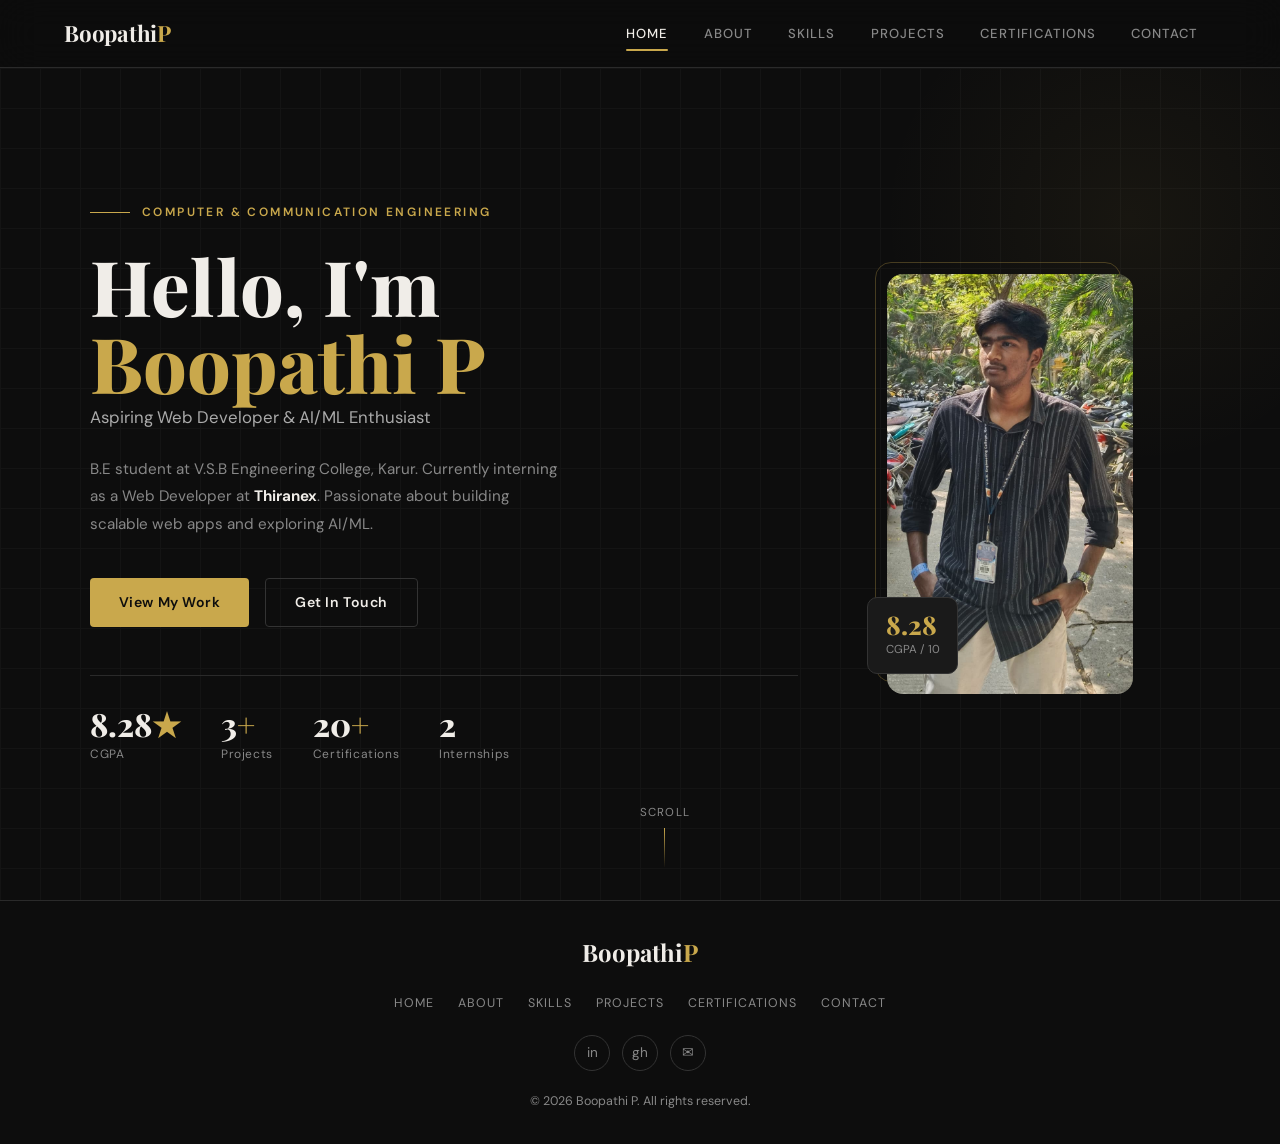
<file: index.html>
<!DOCTYPE html>
<html lang="en">
<head>
  <meta charset="UTF-8"/>
  <meta name="viewport" content="width=device-width, initial-scale=1.0"/>
  <title>Boopathi P — Portfolio</title>
  <link rel="stylesheet" href="style.css"/>
  <style>
    /* ── HERO ── */
    .hero {
      min-height: calc(100vh - var(--nav-h));
      display: flex; align-items: center;
      justify-content: center;
      padding: 5vw;
      position: relative; overflow: hidden;
    }
    .hero-inner {
    max-width: 1100px;
    margin: auto;
    display: grid;
    grid-template-columns: 1fr 360px;
    gap: 2rem;
    align-items: center;
    width: 100%;
}
    .hero-eyebrow {
      display: flex; align-items: center; gap: 0.75rem;
      margin-bottom: 1.5rem;
    }
    .hero-line { width: 40px; height: 1px; background: var(--gold); }
    .hero-eyebrow-text {
      font-size: 0.75rem; letter-spacing: 0.2em;
      text-transform: uppercase; color: var(--gold);
      font-weight: 600;
    }
    .hero-name {
      font-family: 'Playfair Display', serif;
      font-size: clamp(3rem, 6vw, 5.5rem);
      font-weight: 800; line-height: 1.0;
      margin-bottom: 0.25rem;
    }
    .hero-name .gold { color: var(--gold); }
    .hero-role {
      font-size: 1.05rem; color: var(--muted2);
      margin-bottom: 1.5rem;
      font-weight: 400;
    }
    .hero-desc {
      color: var(--muted); max-width: 480px;
      margin-bottom: 2.5rem; font-size: 0.95rem;
      line-height: 1.8;
    }
    .hero-btns { display: flex; gap: 1rem; flex-wrap: wrap; margin-bottom: 3rem; }

    .hero-stats {
      display: flex; gap: 2.5rem;
      padding-top: 2rem;
      border-top: 1px solid var(--border);
    }
    .stat-val {
      font-family: 'Playfair Display', serif;
      font-size: 2rem; font-weight: 800;
      color: var(--text); line-height: 1;
    }
    .stat-val span { color: var(--gold); }
    .stat-lbl { font-size: 0.75rem; color: var(--muted); margin-top: 0.3rem; letter-spacing: 0.05em; }

    /* Photo side */
    .hero-photo-side { position: relative; display: flex;
  justify-content: center; }
    .photo-frame {
      position: relative; display: inline-block;
    }
    .photo-frame img {
    width: 100%;
    max-width: 320px;
    height: 420px;
    object-fit: cover;
    object-position: center top;
    border-radius: 16px;
    display: block;
    filter: grayscale(10%);
}
    .photo-frame::before {
      content: '';
      position: absolute;
      top: -12px; left: -12px; right: 12px; bottom: 12px;
      border: 1.5px solid var(--gold-border);
      border-radius: 16px;
      z-index: -1;
    }
    .photo-badge {
      position: absolute;
      bottom: 20px; left: -20px;
      background: var(--card);
      border: 1px solid var(--border2);
      border-radius: 10px;
      padding: 0.85rem 1.1rem;
    }
    .photo-badge .pb-val {
      font-family: 'Playfair Display', serif;
      font-size: 1.6rem; font-weight: 800;
      color: var(--gold); line-height: 1;
    }
    .photo-badge .pb-lbl {
      font-size: 0.72rem; color: var(--muted); margin-top: 0.2rem;
    }

    /* BG deco */
    .bg-deco {
      position: absolute; pointer-events: none; z-index: -1;
    }
    .deco-circle {
      width: 500px; height: 500px; border-radius: 50%;
      background: radial-gradient(circle, rgba(201,168,76,0.06) 0%, transparent 70%);
      top: -100px; right: -100px;
    }
    .deco-grid {
      opacity: 0.03;
      background-image:
        linear-gradient(var(--text) 1px, transparent 1px),
        linear-gradient(90deg, var(--text) 1px, transparent 1px);
      background-size: 40px 40px;
      inset: 0;
    }

    /* scroll indicator */
    .scroll-hint {
      position: absolute; bottom: 2rem; left: 50%;
      transform: translateX(-50%);
      display: flex; flex-direction: column; align-items: center;
      gap: 0.4rem; color: var(--muted); font-size: 0.72rem;
      letter-spacing: 0.1em; text-transform: uppercase;
      animation: fadeUp 1s ease 0.8s both;
    }
    .scroll-arrow {
      width: 1px; height: 40px;
      background: linear-gradient(to bottom, var(--gold), transparent);
    }

    @media (max-width: 900px) {
      .hero-inner { grid-template-columns: 1fr; }
      .hero-photo-side { display: block; }
    }
  </style>
</head>
<body>

<!-- NAV -->
<nav>
  <a class="nav-logo" href="index.html">Boopathi<span>P</span></a>
  <ul class="nav-links">
    <li><a href="index.html" class="active">Home</a></li>
    <li><a href="about.html">About</a></li>
    <li><a href="skills.html">Skills</a></li>
    <li><a href="projects.html">Projects</a></li>
    <li><a href="certifications.html">Certifications</a></li>
    <li><a href="contact.html">Contact</a></li>
  </ul>
</nav>

<!-- HERO -->
<div class="page">
  <section class="hero">
    <div class="bg-deco deco-grid"></div>
    <div class="bg-deco deco-circle"></div>

    <div class="hero-inner">
      <!-- Left -->
      <div>
        <div class="hero-eyebrow fade-up d1">
          <div class="hero-line"></div>
          <span class="hero-eyebrow-text">Computer & Communication Engineering</span>
        </div>

        <h1 class="hero-name fade-up d2">
          Hello, I'm<br><span class="gold">Boopathi P</span>
        </h1>
        <p class="hero-role fade-up d3">Aspiring Web Developer &amp; AI/ML Enthusiast</p>

        <p class="hero-desc fade-up d4">
          B.E student at V.S.B Engineering College, Karur. Currently interning as a
          Web Developer at <strong style="color:var(--text)">Thiranex</strong>.
          Passionate about building scalable web apps and exploring AI/ML.
        </p>

        <div class="hero-btns fade-up d5">
          <a href="projects.html" class="btn btn-gold">View My Work</a>
          <a href="contact.html" class="btn btn-outline">Get In Touch</a>
        </div>

        <div class="hero-stats fade-up d6">
          <div>
            <div class="stat-val">8.28<span>★</span></div>
            <div class="stat-lbl">CGPA</div>
          </div>
          <div>
            <div class="stat-val">3<span>+</span></div>
            <div class="stat-lbl">Projects</div>
          </div>
          <div>
            <div class="stat-val">20<span>+</span></div>
            <div class="stat-lbl">Certifications</div>
          </div>
          <div>
            <div class="stat-val">2</div>
            <div class="stat-lbl">Internships</div>
          </div>
        </div>
      </div>

      <!-- Right Photo -->
      <div class="hero-photo-side fade-up d3">
        <div class="photo-frame">
          <img src="boopathi.jpeg" alt="Boopathi P"/>
          <div class="photo-badge">
            <div class="pb-val">8.28</div>
            <div class="pb-lbl">CGPA / 10</div>
          </div>
        </div>
      </div>
    </div>

    <div class="scroll-hint">
      <span>Scroll</span>
      <div class="scroll-arrow"></div>
    </div>
  </section>

  <!-- FOOTER -->
  <footer>
    <span class="footer-logo">Boopathi<span>P</span></span>
    <ul class="footer-nav">
      <li><a href="index.html">Home</a></li>
      <li><a href="about.html">About</a></li>
      <li><a href="skills.html">Skills</a></li>
      <li><a href="projects.html">Projects</a></li>
      <li><a href="certifications.html">Certifications</a></li>
      <li><a href="contact.html">Contact</a></li>
    </ul>
    <div class="footer-socials">
      <a class="social-btn" href="https://www.linkedin.com/in/boopathi-boopathi-141b3132b" target="_blank">in</a>
      <a class="social-btn" href="https://github.com/boopathi-7546" target="_blank">gh</a>
      <a class="social-btn" href="mailto:bb4969344@gmail.com">✉</a>
    </div>
    <p class="footer-copy">© 2026 Boopathi P. All rights reserved.</p>
  </footer>
</div>

</body>
</html>
</file>
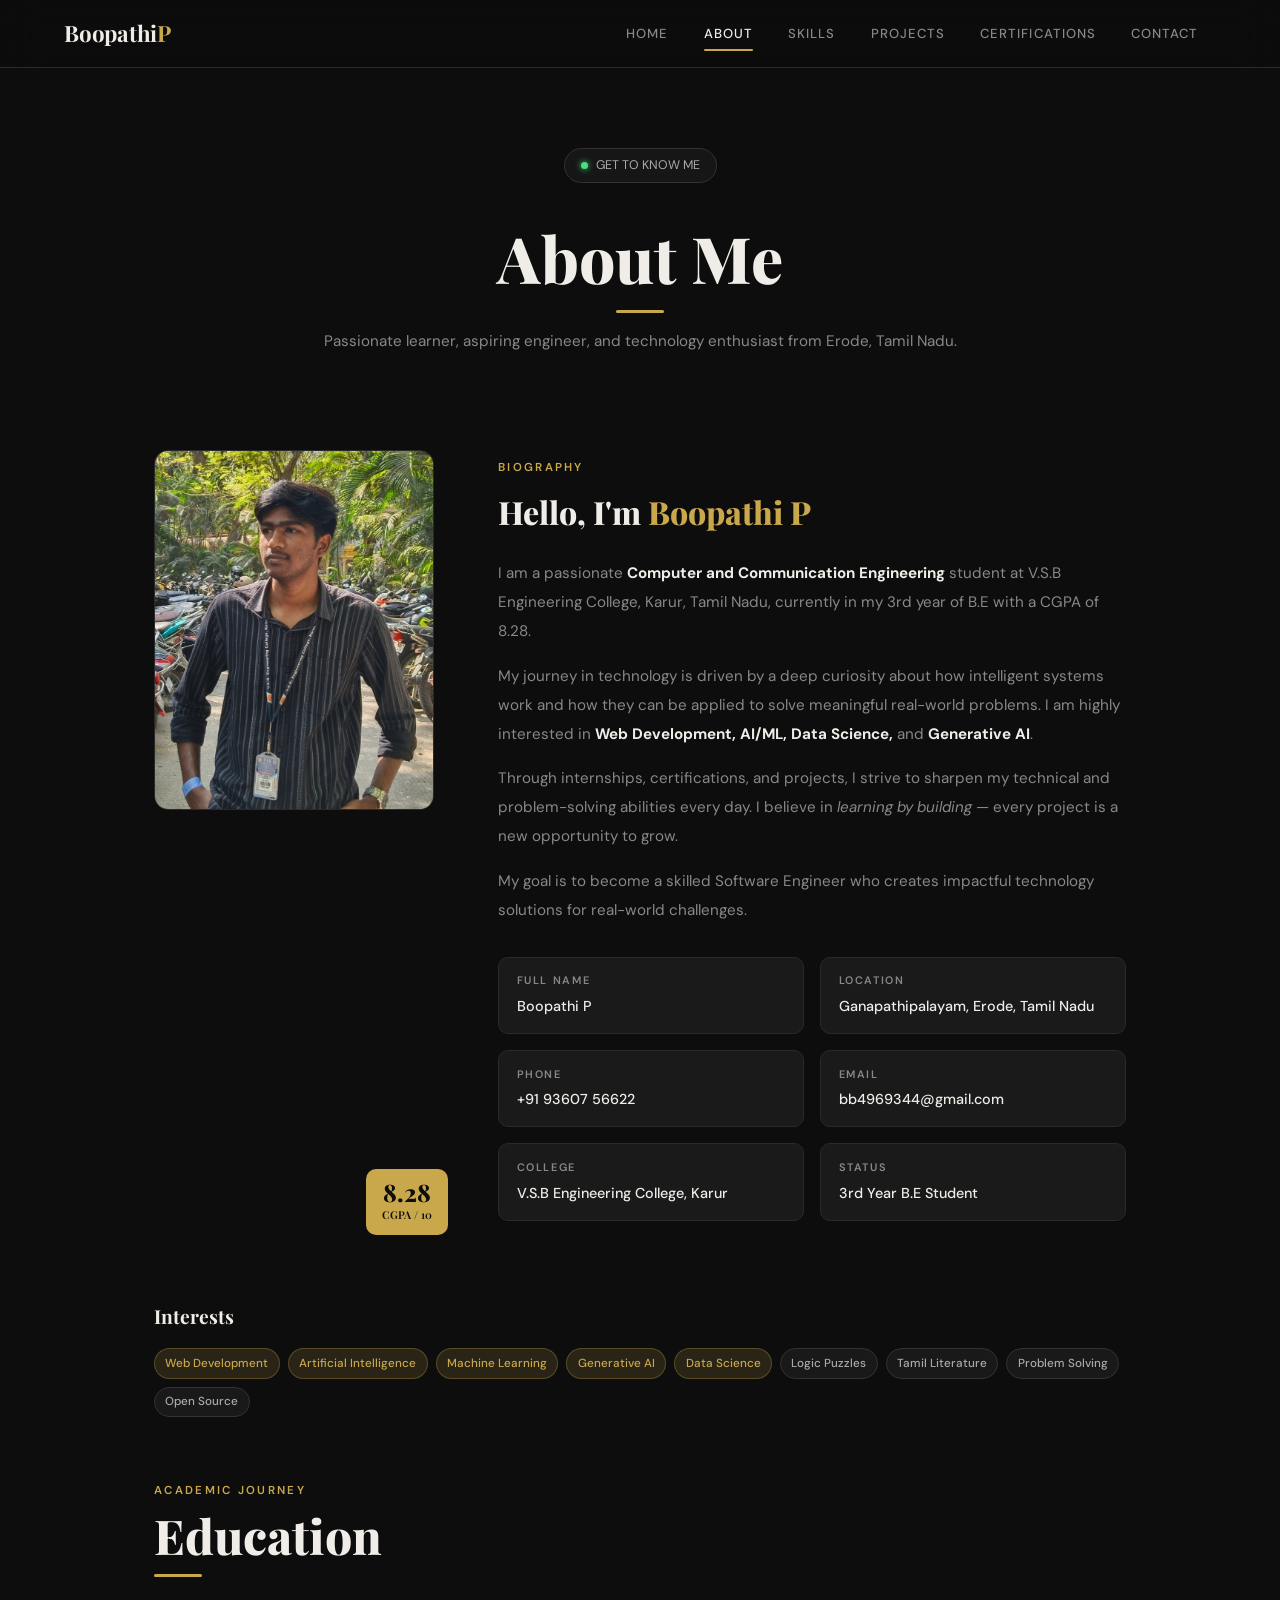
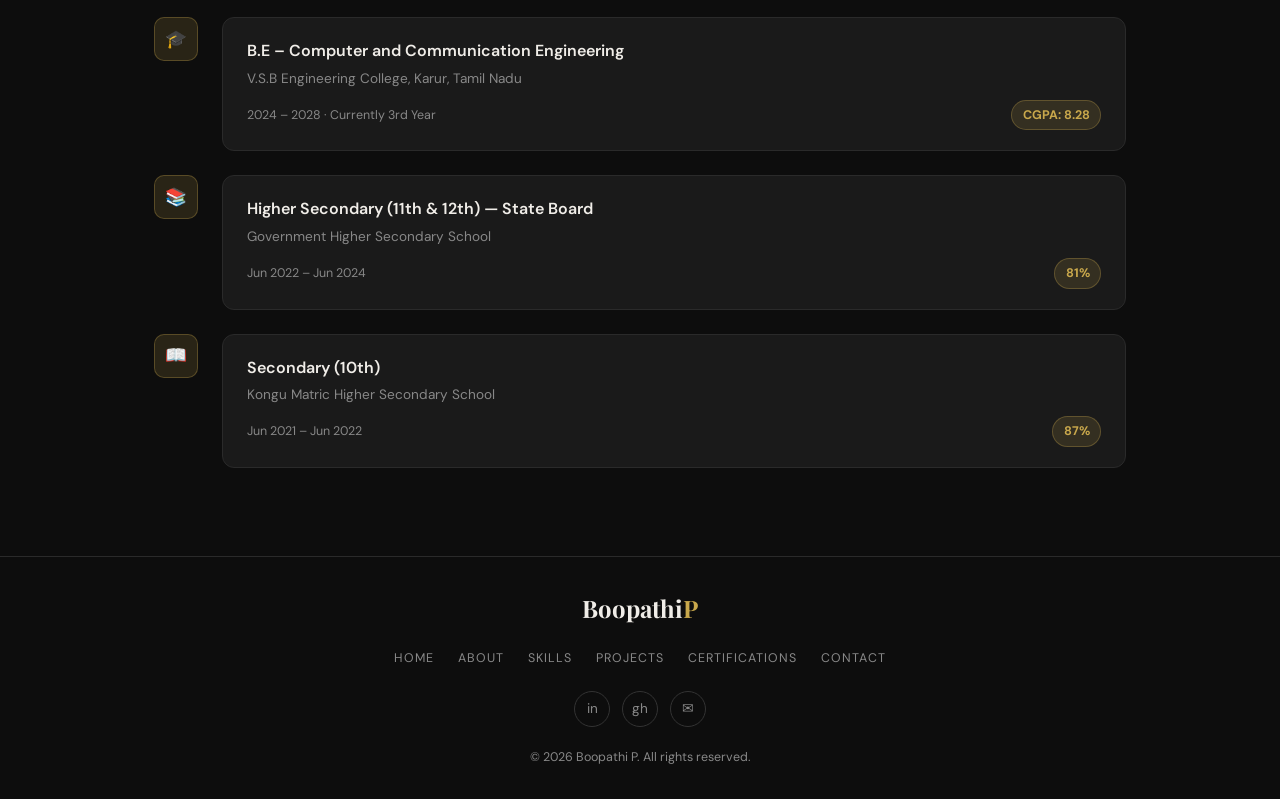
<file: about.html>
<!DOCTYPE html>
<html lang="en">
<head>
  <meta charset="UTF-8"/>
  <meta name="viewport" content="width=device-width, initial-scale=1.0"/>
  <title>About — Boopathi P</title>
  <link rel="stylesheet" href="style.css"/>
  <style>
    .about-hero {
      padding: 5rem 5vw 3rem;
      text-align: center;
    }
    .about-hero .avail-badge { margin-bottom: 1.5rem; }
    .about-hero .section-title { font-size: clamp(2.5rem, 5vw, 4rem); }
    .about-sub { color: var(--muted); margin-top: 0.75rem; font-size: 0.95rem; }

    /* Bio section */
    .bio-section {
      padding: 3rem 5vw;
      display: grid;
      grid-template-columns: 280px 1fr;
      gap: 4rem; max-width: 1100px; margin: auto;
    }
    .bio-photo-wrap { position: relative; }
    .bio-photo {
      width: 100%; border-radius: 14px;
      object-fit: cover; object-position: center top;
      height: 360px;
      border: 1px solid var(--border);
      display: block;
    }
    .cgpa-badge {
      position: absolute; bottom: -14px; right: -14px;
      background: var(--gold); color: #0d0d0d;
      border-radius: 10px;
      padding: 0.7rem 1rem;
      font-family: 'Playfair Display', serif;
      text-align: center;
    }
    .cgpa-badge .val { font-size: 1.5rem; font-weight: 800; line-height: 1; }
    .cgpa-badge .lbl { font-size: 0.68rem; font-weight: 600; margin-top: 0.1rem; }

    .bio-text { padding-top: 0.5rem; }
    .bio-text h2 {
      font-family: 'Playfair Display', serif;
      font-size: 2rem; font-weight: 800;
      margin-bottom: 1.25rem;
    }
    .bio-text h2 span { color: var(--gold); }
    .bio-text p { color: var(--muted); margin-bottom: 1rem; font-size: 0.95rem; line-height: 1.9; }
    .bio-text p strong { color: var(--text); }

    /* Info grid */
    .info-grid {
      display: grid; grid-template-columns: 1fr 1fr;
      gap: 1rem; margin-top: 2rem;
    }
    .info-item {
      background: var(--card);
      border: 1px solid var(--border);
      border-radius: 10px;
      padding: 0.9rem 1.1rem;
    }
    .info-key {
      font-size: 0.68rem; letter-spacing: 0.15em;
      text-transform: uppercase; color: var(--muted);
      font-weight: 600; margin-bottom: 0.3rem;
    }
    .info-val { font-size: 0.9rem; font-weight: 500; color: var(--text); }

    /* Interests */
    .interests-section {
      padding: 2rem 5vw 0;
      max-width: 1100px; margin: auto;
    }
    .interests-section h3 {
      font-family: 'Playfair Display', serif;
      font-size: 1.2rem; font-weight: 700;
      margin-bottom: 1rem;
    }
    .interest-tags { display: flex; flex-wrap: wrap; gap: 0.5rem; }

    /* Education */
    .edu-section {
      padding: 4rem 5vw;
      max-width: 1100px; margin: auto;
    }
    .edu-timeline { margin-top: 0; }
    .edu-item {
      display: grid; grid-template-columns: auto 1fr;
      gap: 1.5rem; margin-bottom: 1.5rem;
      align-items: start;
    }
    .edu-icon {
      width: 44px; height: 44px;
      background: var(--gold-dim);
      border: 1px solid var(--gold-border);
      border-radius: 10px;
      display: flex; align-items: center;
      justify-content: center;
      font-size: 1.1rem; flex-shrink: 0;
    }
    .edu-card {
      background: var(--card);
      border: 1px solid var(--border);
      border-radius: 12px;
      padding: 1.25rem 1.5rem;
      transition: border-color 0.2s;
    }
    .edu-card:hover { border-color: var(--gold-border); }
    .edu-card h4 { font-size: 1rem; font-weight: 600; margin-bottom: 0.2rem; }
    .edu-card .edu-inst { color: var(--muted); font-size: 0.85rem; margin-bottom: 0.6rem; }
    .edu-meta { display: flex; justify-content: space-between; align-items: center; flex-wrap: wrap; gap: 0.5rem; }
    .edu-year { font-size: 0.78rem; color: var(--muted); }
    .edu-score {
      background: var(--gold-dim);
      border: 1px solid var(--gold-border);
      color: var(--gold);
      font-size: 0.78rem; font-weight: 700;
      padding: 0.25rem 0.65rem; border-radius: 100px;
    }

    @media (max-width: 768px) {
      .bio-section { grid-template-columns: 1fr; }
      .bio-photo-wrap { max-width: 280px; margin: auto; }
      .info-grid { grid-template-columns: 1fr; }
    }
  </style>
</head>
<body>
<nav>
  <a class="nav-logo" href="index.html">Boopathi<span>P</span></a>
  <ul class="nav-links">
    <li><a href="index.html">Home</a></li>
    <li><a href="about.html" class="active">About</a></li>
    <li><a href="skills.html">Skills</a></li>
    <li><a href="projects.html">Projects</a></li>
    <li><a href="certifications.html">Certifications</a></li>
    <li><a href="contact.html">Contact</a></li>
  </ul>
</nav>

<div class="page">
  <!-- Hero -->
  <div class="about-hero fade-up d1">
    <span class="avail-badge"><span class="avail-dot"></span>GET TO KNOW ME</span>
    <h1 class="section-title" style="margin-top:1rem;">About Me</h1>
    <div class="underline" style="margin:1rem auto;"></div>
    <p class="about-sub">Passionate learner, aspiring engineer, and technology enthusiast from Erode, Tamil Nadu.</p>
  </div>

  <!-- Bio -->
  <div class="bio-section">
    <div class="bio-photo-wrap fade-up d2">
      <img class="bio-photo" src="boopathi.jpeg" alt="Boopathi P"/>
      <div class="cgpa-badge">
        <div class="val">8.28</div>
        <div class="lbl">CGPA / 10</div>
      </div>
    </div>

    <div class="bio-text fade-up d3">
      <span class="label">Biography</span>
      <h2>Hello, I'm <span>Boopathi P</span></h2>

      <p>I am a passionate <strong>Computer and Communication Engineering</strong> student at V.S.B Engineering College, Karur, Tamil Nadu, currently in my 3rd year of B.E with a CGPA of 8.28.</p>

      <p>My journey in technology is driven by a deep curiosity about how intelligent systems work and how they can be applied to solve meaningful real-world problems. I am highly interested in <strong>Web Development, AI/ML, Data Science,</strong> and <strong>Generative AI</strong>.</p>

      <p>Through internships, certifications, and projects, I strive to sharpen my technical and problem-solving abilities every day. I believe in <em>learning by building</em> — every project is a new opportunity to grow.</p>

      <p>My goal is to become a skilled Software Engineer who creates impactful technology solutions for real-world challenges.</p>

      <div class="info-grid">
        <div class="info-item">
          <div class="info-key">Full Name</div>
          <div class="info-val">Boopathi P</div>
        </div>
        <div class="info-item">
          <div class="info-key">Location</div>
          <div class="info-val">Ganapathipalayam, Erode, Tamil Nadu</div>
        </div>
        <div class="info-item">
          <div class="info-key">Phone</div>
          <div class="info-val">+91 93607 56622</div>
        </div>
        <div class="info-item">
          <div class="info-key">Email</div>
          <div class="info-val">bb4969344@gmail.com</div>
        </div>
        <div class="info-item">
          <div class="info-key">College</div>
          <div class="info-val">V.S.B Engineering College, Karur</div>
        </div>
        <div class="info-item">
          <div class="info-key">Status</div>
          <div class="info-val">3rd Year B.E Student</div>
        </div>
      </div>
    </div>
  </div>

  <!-- Interests -->
  <div class="interests-section fade-up d4">
    <h3>Interests</h3>
    <div class="interest-tags">
      <span class="tag tag-gold">Web Development</span>
      <span class="tag tag-gold">Artificial Intelligence</span>
      <span class="tag tag-gold">Machine Learning</span>
      <span class="tag tag-gold">Generative AI</span>
      <span class="tag tag-gold">Data Science</span>
      <span class="tag">Logic Puzzles</span>
      <span class="tag">Tamil Literature</span>
      <span class="tag">Problem Solving</span>
      <span class="tag">Open Source</span>
    </div>
  </div>

  <!-- Education -->
  <div class="edu-section fade-up d5">
    <span class="label">Academic Journey</span>
    <h2 class="section-title">Education</h2>
    <div class="underline"></div>

    <div class="edu-timeline">
      <div class="edu-item">
        <div class="edu-icon">🎓</div>
        <div class="edu-card">
          <h4>B.E – Computer and Communication Engineering</h4>
          <div class="edu-inst">V.S.B Engineering College, Karur, Tamil Nadu</div>
          <div class="edu-meta">
            <span class="edu-year">2024 – 2028 · Currently 3rd Year</span>
            <span class="edu-score">CGPA: 8.28</span>
          </div>
        </div>
      </div>
      <div class="edu-item">
        <div class="edu-icon">📚</div>
        <div class="edu-card">
          <h4>Higher Secondary (11th & 12th) — State Board</h4>
          <div class="edu-inst">Government Higher Secondary School</div>
          <div class="edu-meta">
            <span class="edu-year">Jun 2022 – Jun 2024</span>
            <span class="edu-score">81%</span>
          </div>
        </div>
      </div>
      <div class="edu-item">
        <div class="edu-icon">📖</div>
        <div class="edu-card">
          <h4>Secondary (10th)</h4>
          <div class="edu-inst">Kongu Matric Higher Secondary School</div>
          <div class="edu-meta">
            <span class="edu-year">Jun 2021 – Jun 2022</span>
            <span class="edu-score">87%</span>
          </div>
        </div>
      </div>
    </div>
  </div>

  <footer>
    <span class="footer-logo">Boopathi<span>P</span></span>
    <ul class="footer-nav">
      <li><a href="index.html">Home</a></li>
      <li><a href="about.html">About</a></li>
      <li><a href="skills.html">Skills</a></li>
      <li><a href="projects.html">Projects</a></li>
      <li><a href="certifications.html">Certifications</a></li>
      <li><a href="contact.html">Contact</a></li>
    </ul>
    <div class="footer-socials">
      <a class="social-btn" href="https://www.linkedin.com/in/boopathi-boopathi-141b3132b" target="_blank">in</a>
      <a class="social-btn" href="https://github.com/boopathi-7546" target="_blank">gh</a>
      <a class="social-btn" href="mailto:bb4969344@gmail.com">✉</a>
    </div>
    <p class="footer-copy">© 2026 Boopathi P. All rights reserved.</p>
  </footer>
</div>
</body>
</html>
</file>
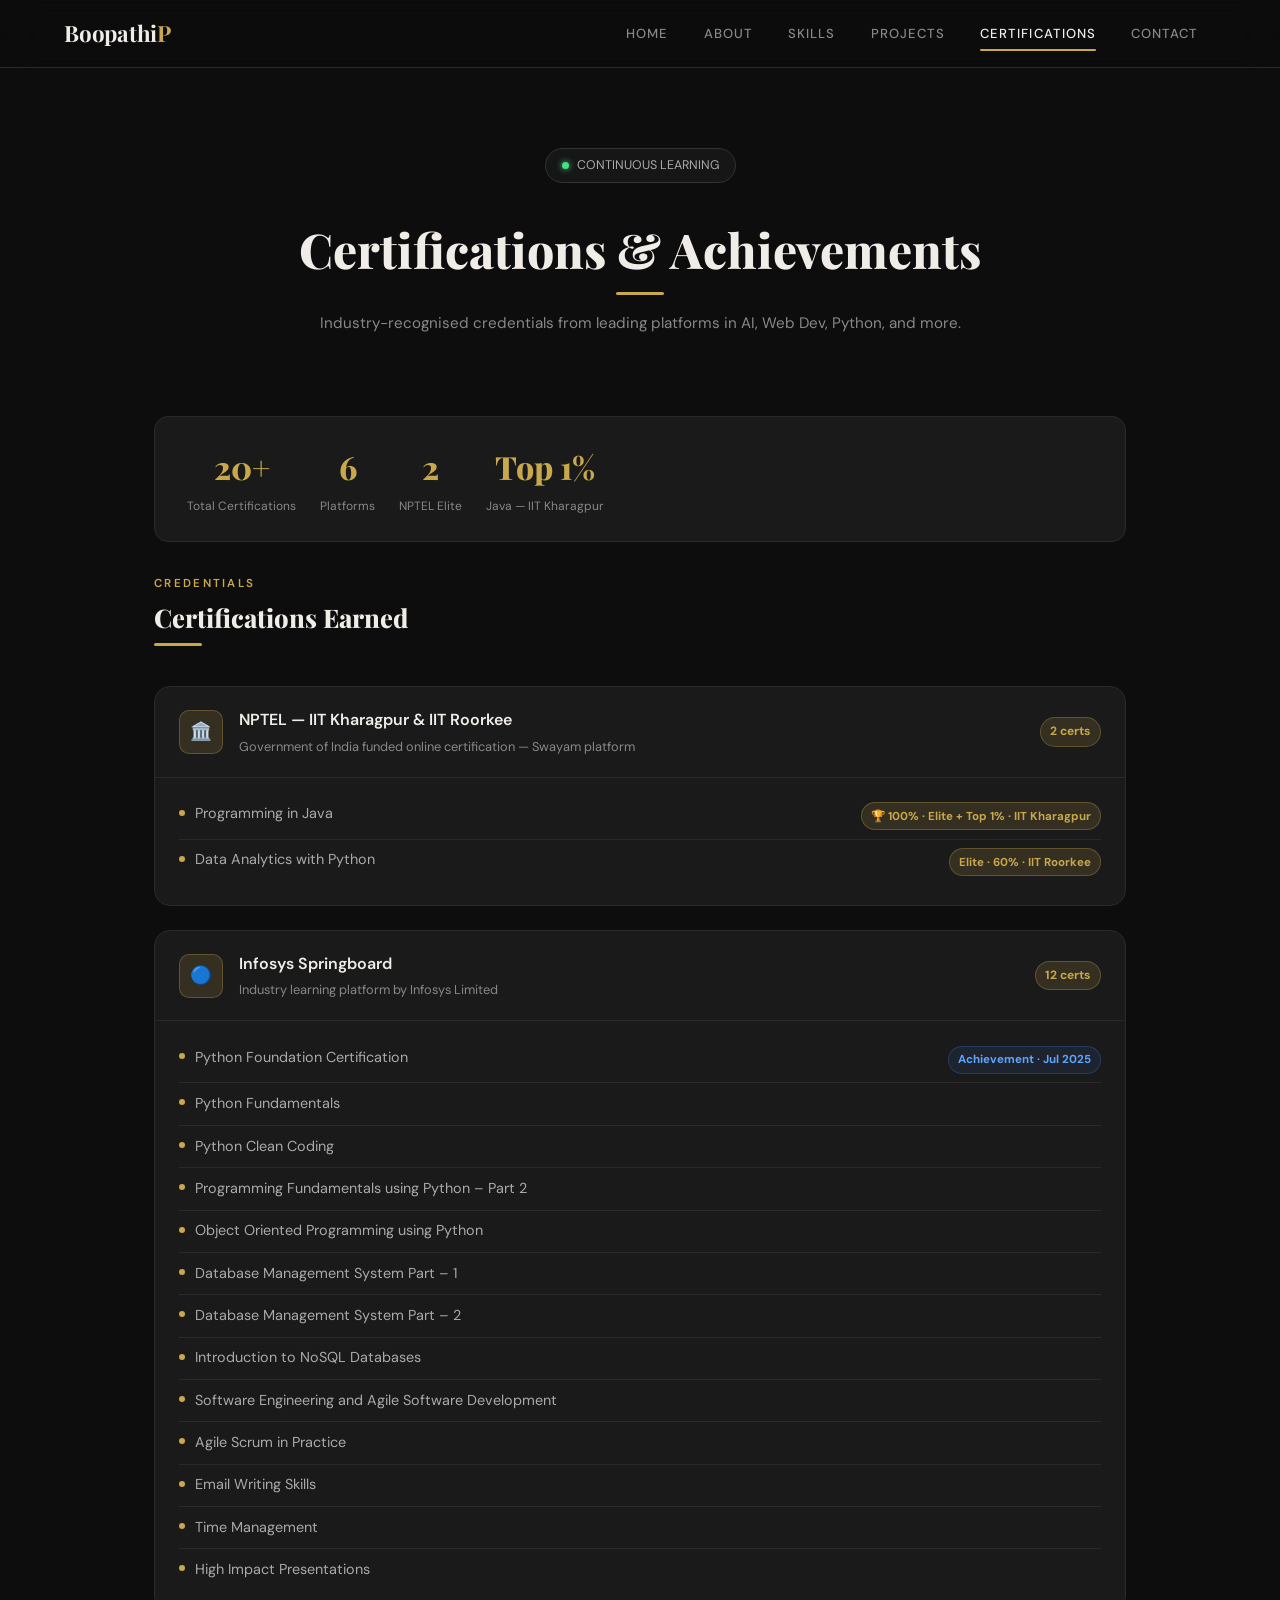
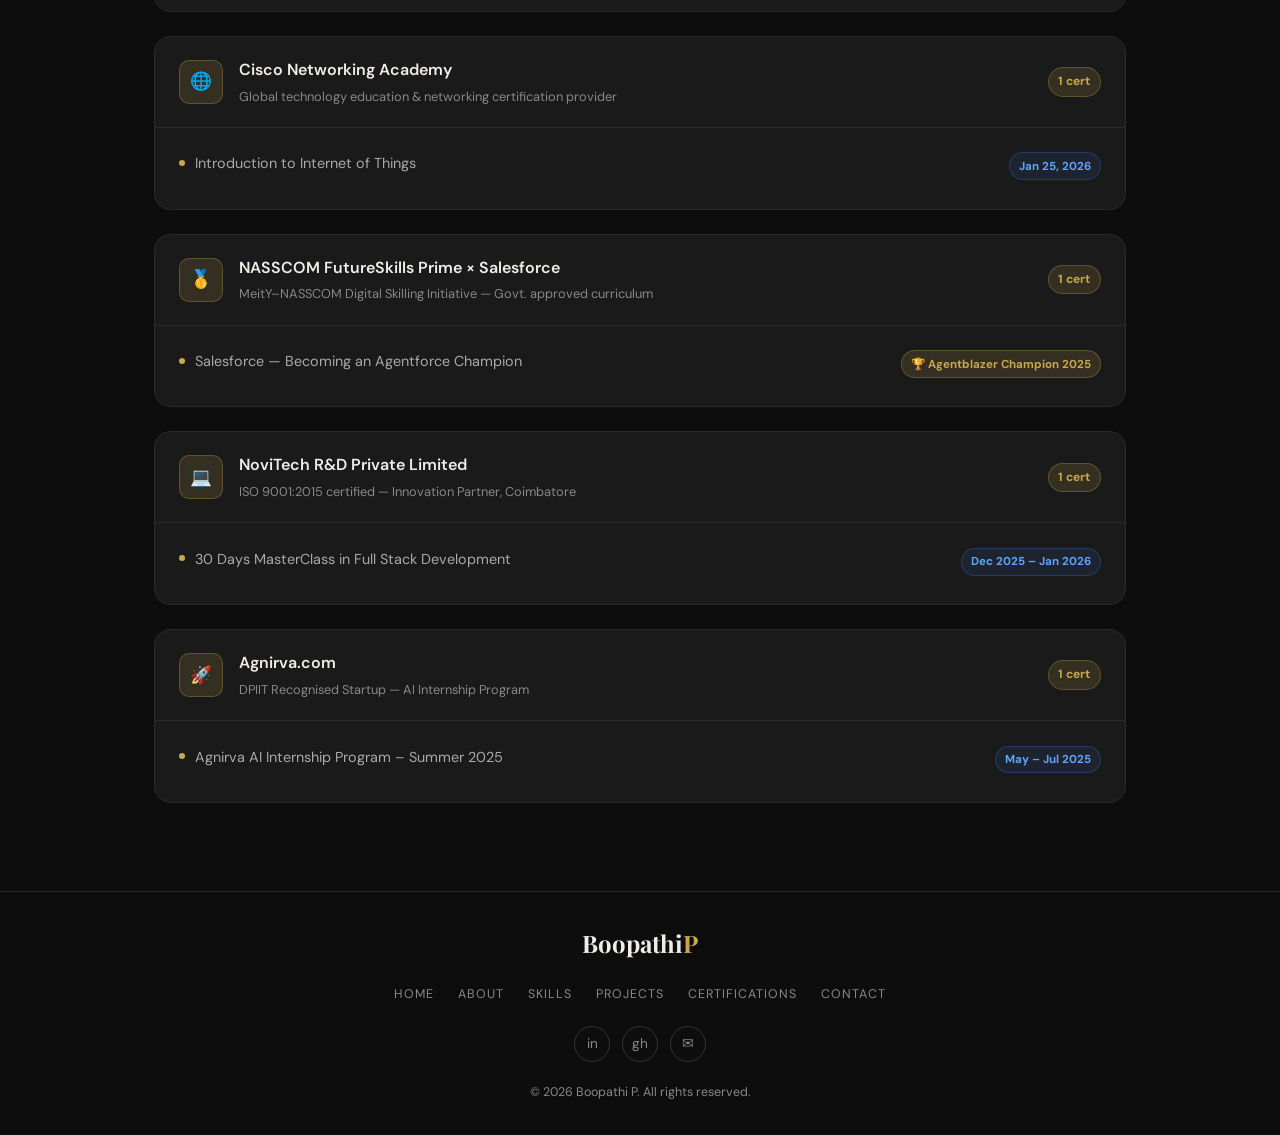
<file: certifications.html>
<!DOCTYPE html>
<html lang="en">
<head>
  <meta charset="UTF-8"/>
  <meta name="viewport" content="width=device-width, initial-scale=1.0"/>
  <title>Certifications — Boopathi P</title>
  <link rel="stylesheet" href="style.css"/>
  <style>
    .cert-hero {
      padding: 5rem 5vw 3rem;
      text-align: center;
    }
    .cert-hero .avail-badge { margin-bottom: 1.5rem; }
    .cert-hero p { color: var(--muted); margin-top: 0.75rem; font-size: 0.95rem; }

    .cert-section {
      padding: 2rem 5vw 4rem;
      max-width: 1100px; margin: auto;
    }

    /* Provider block */
    .provider-block {
      background: var(--card);
      border: 1px solid var(--border);
      border-radius: 16px;
      margin-bottom: 1.5rem;
      overflow: hidden;
      transition: border-color 0.25s;
    }
    .provider-block:hover { border-color: var(--gold-border); }

    .provider-header {
      display: flex; align-items: center; gap: 1rem;
      padding: 1.25rem 1.5rem;
      border-bottom: 1px solid var(--border);
      cursor: pointer;
    }
    .provider-icon {
      width: 44px; height: 44px;
      background: var(--gold-dim);
      border: 1px solid var(--gold-border);
      border-radius: 10px;
      display: flex; align-items: center; justify-content: center;
      font-size: 1.1rem; flex-shrink: 0;
    }
    .provider-info { flex: 1; }
    .provider-name { font-size: 1rem; font-weight: 600; }
    .provider-desc { color: var(--muted); font-size: 0.8rem; margin-top: 0.15rem; }
    .provider-count {
      background: var(--gold-dim);
      border: 1px solid var(--gold-border);
      color: var(--gold);
      font-size: 0.75rem; font-weight: 700;
      padding: 0.25rem 0.6rem; border-radius: 100px;
    }

    /* Cert items inside */
    .cert-items { padding: 1rem 1.5rem 1.25rem; }
    .cert-row {
      display: flex; align-items: flex-start; gap: 0.6rem;
      padding: 0.55rem 0;
      border-bottom: 1px solid var(--border);
    }
    .cert-row:last-child { border-bottom: none; }
    .cert-dot { width: 6px; height: 6px; border-radius: 50%; background: var(--gold); flex-shrink: 0; margin-top: 0.45rem; }
    .cert-name-text { font-size: 0.9rem; color: var(--muted2); flex: 1; }
    .cert-badge-star {
      font-size: 0.72rem; font-weight: 700;
      background: var(--gold-dim); border: 1px solid var(--gold-border);
      color: var(--gold); padding: 0.2rem 0.55rem; border-radius: 100px;
      white-space: nowrap;
    }
    .cert-badge-blue {
      font-size: 0.72rem; font-weight: 700;
      background: rgba(59,130,246,0.1); border: 1px solid rgba(59,130,246,0.25);
      color: #60a5fa; padding: 0.2rem 0.55rem; border-radius: 100px;
      white-space: nowrap;
    }

    /* Stats bar */
    .cert-stats {
      display: flex; gap: 1.5rem; flex-wrap: wrap;
      background: var(--card); border: 1px solid var(--border);
      border-radius: 14px; padding: 1.5rem 2rem;
      margin-bottom: 2rem;
    }
    .c-stat { text-align: center; }
    .c-stat-val {
      font-family: 'Playfair Display', serif;
      font-size: 2rem; font-weight: 800; color: var(--gold);
    }
    .c-stat-lbl { font-size: 0.75rem; color: var(--muted); margin-top: 0.2rem; }
  </style>
</head>
<body>
<nav>
  <a class="nav-logo" href="index.html">Boopathi<span>P</span></a>
  <ul class="nav-links">
    <li><a href="index.html">Home</a></li>
    <li><a href="about.html">About</a></li>
    <li><a href="skills.html">Skills</a></li>
    <li><a href="projects.html">Projects</a></li>
    <li><a href="certifications.html" class="active">Certifications</a></li>
    <li><a href="contact.html">Contact</a></li>
  </ul>
</nav>

<div class="page">
  <div class="cert-hero fade-up d1">
    <span class="avail-badge"><span class="avail-dot"></span>CONTINUOUS LEARNING</span>
    <h1 class="section-title" style="margin-top:1rem;">Certifications &amp; Achievements</h1>
    <div class="underline" style="margin:1rem auto;"></div>
    <p>Industry-recognised credentials from leading platforms in AI, Web Dev, Python, and more.</p>
  </div>

  <div class="cert-section">

    <!-- Stats -->
    <div class="cert-stats fade-up d2">
      <div class="c-stat">
        <div class="c-stat-val">20+</div>
        <div class="c-stat-lbl">Total Certifications</div>
      </div>
      <div class="c-stat">
        <div class="c-stat-val">6</div>
        <div class="c-stat-lbl">Platforms</div>
      </div>
      <div class="c-stat">
        <div class="c-stat-val">2</div>
        <div class="c-stat-lbl">NPTEL Elite</div>
      </div>
      <div class="c-stat">
        <div class="c-stat-val">Top 1%</div>
        <div class="c-stat-lbl">Java — IIT Kharagpur</div>
      </div>
    </div>

    <span class="label">Credentials</span>
    <h2 class="section-title" style="font-size:1.6rem; margin-bottom:0.4rem;">Certifications Earned</h2>
    <div class="underline"></div>

    <!-- NPTEL -->
    <div class="provider-block fade-up d2">
      <div class="provider-header">
        <div class="provider-icon">🏛️</div>
        <div class="provider-info">
          <div class="provider-name">NPTEL — IIT Kharagpur &amp; IIT Roorkee</div>
          <div class="provider-desc">Government of India funded online certification — Swayam platform</div>
        </div>
        <span class="provider-count">2 certs</span>
      </div>
      <div class="cert-items">
        <div class="cert-row">
          <span class="cert-dot"></span>
          <span class="cert-name-text">Programming in Java</span>
          <span class="cert-badge-star">🏆 100% · Elite + Top 1% · IIT Kharagpur</span>
        </div>
        <div class="cert-row">
          <span class="cert-dot"></span>
          <span class="cert-name-text">Data Analytics with Python</span>
          <span class="cert-badge-star">Elite · 60% · IIT Roorkee</span>
        </div>
      </div>
    </div>

    <!-- Infosys Springboard -->
    <div class="provider-block fade-up d3">
      <div class="provider-header">
        <div class="provider-icon">🔵</div>
        <div class="provider-info">
          <div class="provider-name">Infosys Springboard</div>
          <div class="provider-desc">Industry learning platform by Infosys Limited</div>
        </div>
        <span class="provider-count">12 certs</span>
      </div>
      <div class="cert-items">
        <div class="cert-row">
          <span class="cert-dot"></span>
          <span class="cert-name-text">Python Foundation Certification</span>
          <span class="cert-badge-blue">Achievement · Jul 2025</span>
        </div>
        <div class="cert-row">
          <span class="cert-dot"></span>
          <span class="cert-name-text">Python Fundamentals</span>
        </div>
        <div class="cert-row">
          <span class="cert-dot"></span>
          <span class="cert-name-text">Python Clean Coding</span>
        </div>
        <div class="cert-row">
          <span class="cert-dot"></span>
          <span class="cert-name-text">Programming Fundamentals using Python – Part 2</span>
        </div>
        <div class="cert-row">
          <span class="cert-dot"></span>
          <span class="cert-name-text">Object Oriented Programming using Python</span>
        </div>
        <div class="cert-row">
          <span class="cert-dot"></span>
          <span class="cert-name-text">Database Management System Part – 1</span>
        </div>
        <div class="cert-row">
          <span class="cert-dot"></span>
          <span class="cert-name-text">Database Management System Part – 2</span>
        </div>
        <div class="cert-row">
          <span class="cert-dot"></span>
          <span class="cert-name-text">Introduction to NoSQL Databases</span>
        </div>
        <div class="cert-row">
          <span class="cert-dot"></span>
          <span class="cert-name-text">Software Engineering and Agile Software Development</span>
        </div>
        <div class="cert-row">
          <span class="cert-dot"></span>
          <span class="cert-name-text">Agile Scrum in Practice</span>
        </div>
        <div class="cert-row">
          <span class="cert-dot"></span>
          <span class="cert-name-text">Email Writing Skills</span>
        </div>
        <div class="cert-row">
          <span class="cert-dot"></span>
          <span class="cert-name-text">Time Management</span>
        </div>
        <div class="cert-row">
          <span class="cert-dot"></span>
          <span class="cert-name-text">High Impact Presentations</span>
        </div>
      </div>
    </div>

    <!-- Cisco -->
    <div class="provider-block fade-up d4">
      <div class="provider-header">
        <div class="provider-icon">🌐</div>
        <div class="provider-info">
          <div class="provider-name">Cisco Networking Academy</div>
          <div class="provider-desc">Global technology education &amp; networking certification provider</div>
        </div>
        <span class="provider-count">1 cert</span>
      </div>
      <div class="cert-items">
        <div class="cert-row">
          <span class="cert-dot"></span>
          <span class="cert-name-text">Introduction to Internet of Things</span>
          <span class="cert-badge-blue">Jan 25, 2026</span>
        </div>
      </div>
    </div>

    <!-- NASSCOM FutureSkills Prime -->
    <div class="provider-block fade-up d4">
      <div class="provider-header">
        <div class="provider-icon">🥇</div>
        <div class="provider-info">
          <div class="provider-name">NASSCOM FutureSkills Prime × Salesforce</div>
          <div class="provider-desc">MeitY–NASSCOM Digital Skilling Initiative — Govt. approved curriculum</div>
        </div>
        <span class="provider-count">1 cert</span>
      </div>
      <div class="cert-items">
        <div class="cert-row">
          <span class="cert-dot"></span>
          <span class="cert-name-text">Salesforce — Becoming an Agentforce Champion</span>
          <span class="cert-badge-star">🏆 Agentblazer Champion 2025</span>
        </div>
      </div>
    </div>

    <!-- NoviTech -->
    <div class="provider-block fade-up d5">
      <div class="provider-header">
        <div class="provider-icon">💻</div>
        <div class="provider-info">
          <div class="provider-name">NoviTech R&amp;D Private Limited</div>
          <div class="provider-desc">ISO 9001:2015 certified — Innovation Partner, Coimbatore</div>
        </div>
        <span class="provider-count">1 cert</span>
      </div>
      <div class="cert-items">
        <div class="cert-row">
          <span class="cert-dot"></span>
          <span class="cert-name-text">30 Days MasterClass in Full Stack Development</span>
          <span class="cert-badge-blue">Dec 2025 – Jan 2026</span>
        </div>
      </div>
    </div>

    <!-- Agnirva -->
    <div class="provider-block fade-up d5">
      <div class="provider-header">
        <div class="provider-icon">🚀</div>
        <div class="provider-info">
          <div class="provider-name">Agnirva.com</div>
          <div class="provider-desc">DPIIT Recognised Startup — AI Internship Program</div>
        </div>
        <span class="provider-count">1 cert</span>
      </div>
      <div class="cert-items">
        <div class="cert-row">
          <span class="cert-dot"></span>
          <span class="cert-name-text">Agnirva AI Internship Program – Summer 2025</span>
          <span class="cert-badge-blue">May – Jul 2025</span>
        </div>
      </div>
    </div>

  </div>

  <footer>
    <span class="footer-logo">Boopathi<span>P</span></span>
    <ul class="footer-nav">
      <li><a href="index.html">Home</a></li>
      <li><a href="about.html">About</a></li>
      <li><a href="skills.html">Skills</a></li>
      <li><a href="projects.html">Projects</a></li>
      <li><a href="certifications.html">Certifications</a></li>
      <li><a href="contact.html">Contact</a></li>
    </ul>
    <div class="footer-socials">
      <a class="social-btn" href="https://www.linkedin.com/in/boopathi-boopathi-141b3132b" target="_blank">in</a>
      <a class="social-btn" href="https://github.com/boopathi-7546" target="_blank">gh</a>
      <a class="social-btn" href="mailto:bb4969344@gmail.com">✉</a>
    </div>
    <p class="footer-copy">© 2026 Boopathi P. All rights reserved.</p>
  </footer>
</div>
</body>
</html>
</file>
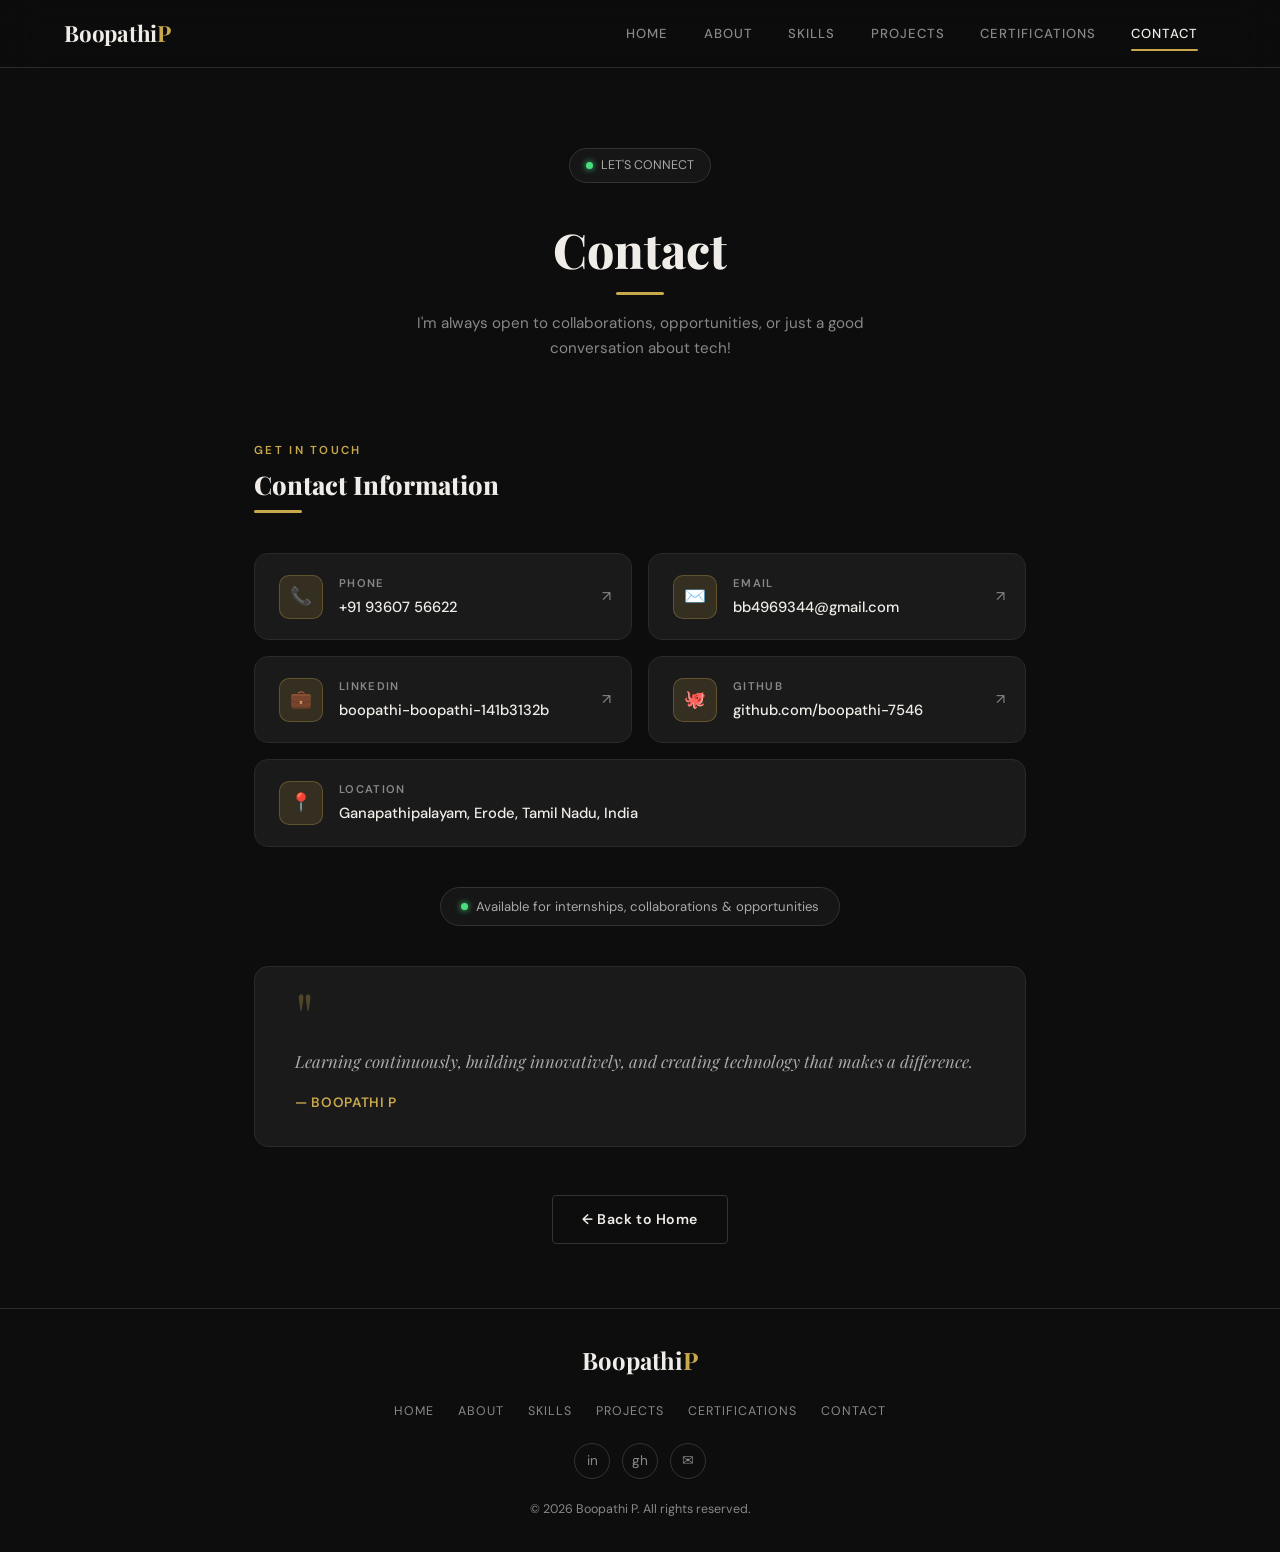
<file: contact.html>
<!DOCTYPE html>
<html lang="en">
<head>
  <meta charset="UTF-8"/>
  <meta name="viewport" content="width=device-width, initial-scale=1.0"/>
  <title>Contact — Boopathi P</title>
  <link rel="stylesheet" href="style.css"/>
  <style>
    .contact-hero {
      padding: 5rem 5vw 3rem;
      text-align: center;
    }
    .contact-hero .avail-badge { margin-bottom: 1.5rem; }
    .contact-hero p { color: var(--muted); margin-top: 0.75rem; font-size: 0.95rem; max-width: 500px; margin-inline: auto; }

    .contact-section {
      padding: 2rem 5vw 4rem;
      max-width: 900px; margin: auto;
    }

    .contact-grid {
      display: grid; grid-template-columns: 1fr 1fr;
      gap: 1rem; margin-top: 0.5rem;
    }
    .contact-card {
      background: var(--card);
      border: 1px solid var(--border);
      border-radius: 14px;
      padding: 1.25rem 1.5rem;
      display: flex; align-items: center; gap: 1rem;
      text-decoration: none; color: var(--text);
      transition: border-color 0.25s, transform 0.25s;
      position: relative;
    }
    .contact-card:hover {
      border-color: var(--gold-border);
      transform: translateX(6px);
    }
    .contact-card-icon {
      width: 44px; height: 44px;
      background: var(--gold-dim);
      border: 1px solid var(--gold-border);
      border-radius: 10px;
      display: flex; align-items: center; justify-content: center;
      font-size: 1.1rem; flex-shrink: 0;
    }
    .contact-card-lbl { font-size: 0.7rem; letter-spacing: 0.12em; text-transform: uppercase; color: var(--muted); font-weight: 600; }
    .contact-card-val { font-size: 0.92rem; font-weight: 500; margin-top: 0.15rem; }
    .contact-card-arrow {
      position: absolute; right: 1.25rem;
      color: var(--muted); font-size: 0.9rem;
      transition: color 0.2s;
    }
    .contact-card:hover .contact-card-arrow { color: var(--gold); }

    /* Location card full width */
    .contact-card.full { grid-column: 1 / -1; }

    /* Availability -->*/
    .avail-full {
      text-align: center; margin: 2.5rem 0;
    }

    /* Quote */
    .quote-block {
      background: var(--card);
      border: 1px solid var(--border);
      border-radius: 14px;
      padding: 2rem 2.5rem;
      margin-top: 2.5rem;
      position: relative;
    }
    .quote-mark {
      font-family: 'Playfair Display', serif;
      font-size: 4rem; color: var(--gold-border);
      line-height: 0.5; margin-bottom: 1rem;
      display: block;
    }
    .quote-text {
      font-family: 'Playfair Display', serif;
      font-size: 1.05rem; font-style: italic;
      color: var(--muted2); line-height: 1.7;
      margin-bottom: 1rem;
    }
    .quote-author { color: var(--gold); font-size: 0.85rem; font-weight: 600; letter-spacing: 0.05em; }

    /* Back to home btn */
    .back-wrap { text-align: center; margin-top: 3rem; }

    @media (max-width: 640px) {
      .contact-grid { grid-template-columns: 1fr; }
      .contact-card.full { grid-column: 1; }
    }
  </style>
</head>
<body>
<nav>
  <a class="nav-logo" href="index.html">Boopathi<span>P</span></a>
  <ul class="nav-links">
    <li><a href="index.html">Home</a></li>
    <li><a href="about.html">About</a></li>
    <li><a href="skills.html">Skills</a></li>
    <li><a href="projects.html">Projects</a></li>
    <li><a href="certifications.html">Certifications</a></li>
    <li><a href="contact.html" class="active">Contact</a></li>
  </ul>
</nav>

<div class="page">
  <div class="contact-hero fade-up d1">
    <span class="avail-badge"><span class="avail-dot"></span>LET'S CONNECT</span>
    <h1 class="section-title" style="margin-top:1rem;">Contact</h1>
    <div class="underline" style="margin:1rem auto;"></div>
    <p>I'm always open to collaborations, opportunities, or just a good conversation about tech!</p>
  </div>

  <div class="contact-section">
    <span class="label">Get In Touch</span>
    <h2 class="section-title" style="font-size:1.6rem; margin-bottom:0.4rem;">Contact Information</h2>
    <div class="underline"></div>

    <div class="contact-grid fade-up d2">
      <a class="contact-card" href="tel:+919360756228">
        <div class="contact-card-icon">📞</div>
        <div>
          <div class="contact-card-lbl">Phone</div>
          <div class="contact-card-val">+91 93607 56622</div>
        </div>
        <span class="contact-card-arrow">↗</span>
      </a>

      <a class="contact-card" href="mailto:bb4969344@gmail.com">
        <div class="contact-card-icon">✉️</div>
        <div>
          <div class="contact-card-lbl">Email</div>
          <div class="contact-card-val">bb4969344@gmail.com</div>
        </div>
        <span class="contact-card-arrow">↗</span>
      </a>

      <a class="contact-card" href="https://www.linkedin.com/in/boopathi-boopathi-141b3132b" target="_blank">
        <div class="contact-card-icon">💼</div>
        <div>
          <div class="contact-card-lbl">LinkedIn</div>
          <div class="contact-card-val">boopathi-boopathi-141b3132b</div>
        </div>
        <span class="contact-card-arrow">↗</span>
      </a>

      <a class="contact-card" href="https://github.com/boopathi-7546" target="_blank">
        <div class="contact-card-icon">🐙</div>
        <div>
          <div class="contact-card-lbl">GitHub</div>
          <div class="contact-card-val">github.com/boopathi-7546</div>
        </div>
        <span class="contact-card-arrow">↗</span>
      </a>

      <div class="contact-card full" style="pointer-events:none;">
        <div class="contact-card-icon">📍</div>
        <div>
          <div class="contact-card-lbl">Location</div>
          <div class="contact-card-val">Ganapathipalayam, Erode, Tamil Nadu, India</div>
        </div>
      </div>
    </div>

    <!-- Availability -->
    <div class="avail-full fade-up d3">
      <span class="avail-badge" style="font-size:0.82rem; padding:0.5rem 1.25rem;">
        <span class="avail-dot"></span>
        Available for internships, collaborations &amp; opportunities
      </span>
    </div>

    <!-- Quote -->
    <div class="quote-block fade-up d4">
      <span class="quote-mark">"</span>
      <p class="quote-text">Learning continuously, building innovatively, and creating technology that makes a difference.</p>
      <div class="quote-author">— BOOPATHI P</div>
    </div>

    <!-- Back to Home -->
    <div class="back-wrap fade-up d5">
      <a href="index.html" class="btn btn-outline">← Back to Home</a>
    </div>
  </div>

  <footer>
    <span class="footer-logo">Boopathi<span>P</span></span>
    <ul class="footer-nav">
      <li><a href="index.html">Home</a></li>
      <li><a href="about.html">About</a></li>
      <li><a href="skills.html">Skills</a></li>
      <li><a href="projects.html">Projects</a></li>
      <li><a href="certifications.html">Certifications</a></li>
      <li><a href="contact.html">Contact</a></li>
    </ul>
    <div class="footer-socials">
      <a class="social-btn" href="https://www.linkedin.com/in/boopathi-boopathi-141b3132b" target="_blank">in</a>
      <a class="social-btn" href="https://github.com/boopathi-7546" target="_blank">gh</a>
      <a class="social-btn" href="mailto:bb4969344@gmail.com">✉</a>
    </div>
    <p class="footer-copy">© 2026 Boopathi P. All rights reserved.</p>
  </footer>
</div>
</body>
</html>
</file>
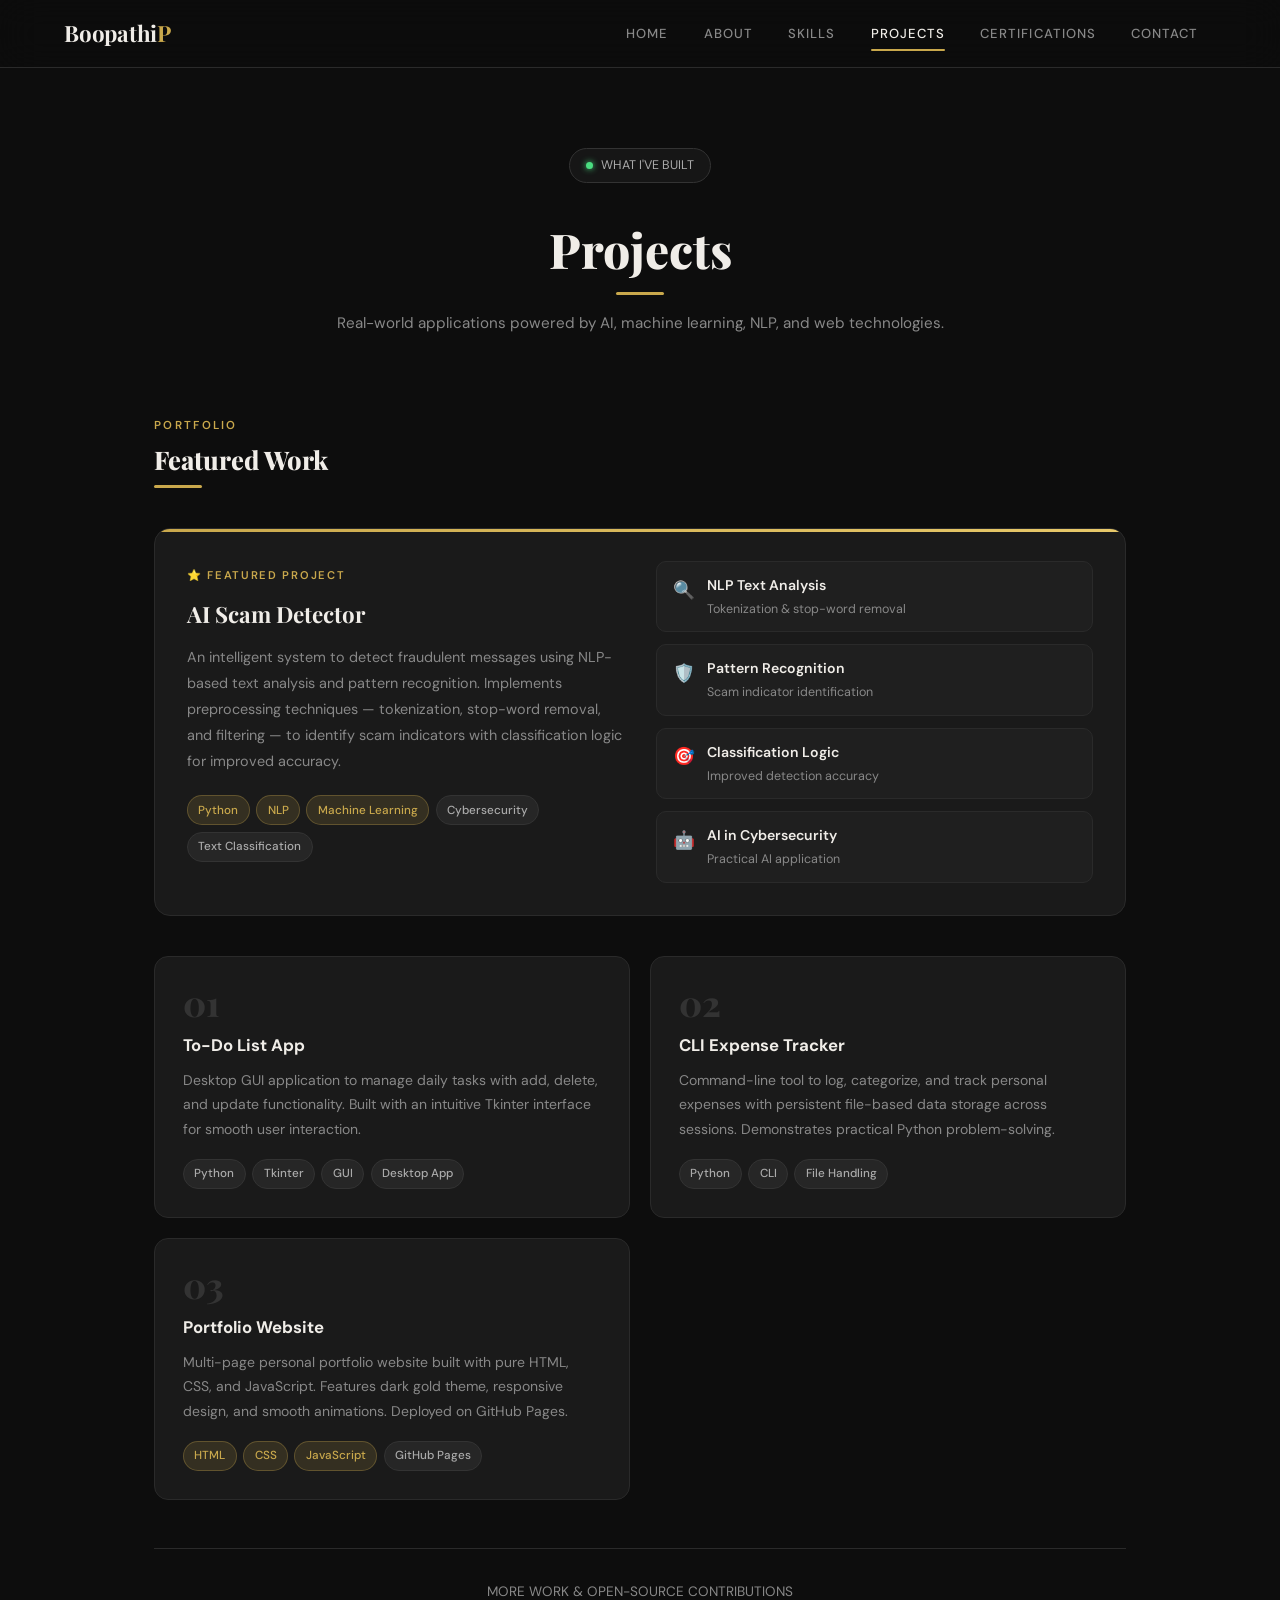
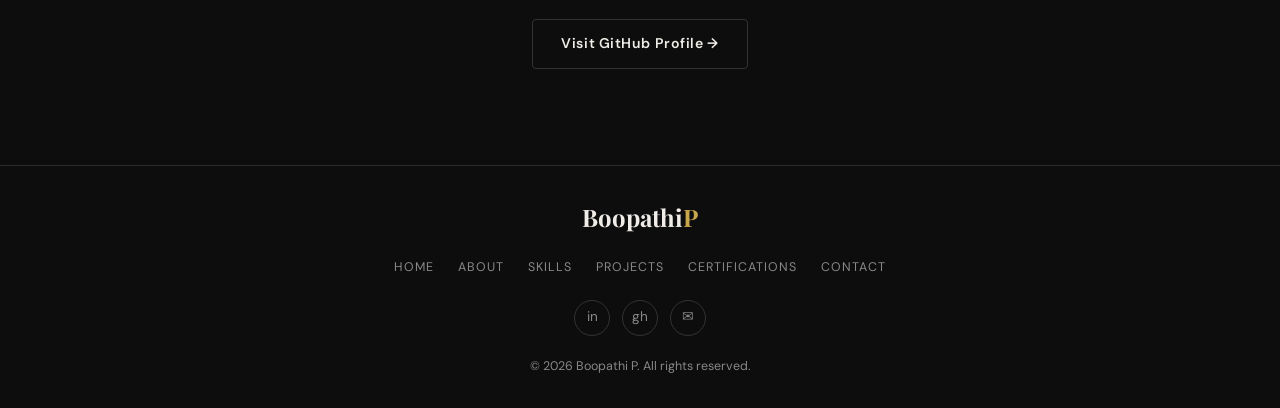
<file: projects.html>
<!DOCTYPE html>
<html lang="en">
<head>
  <meta charset="UTF-8"/>
  <meta name="viewport" content="width=device-width, initial-scale=1.0"/>
  <title>Projects — Boopathi P</title>
  <link rel="stylesheet" href="style.css"/>
  <style>
    .proj-hero {
      padding: 5rem 5vw 3rem;
      text-align: center;
    }
    .proj-hero .avail-badge { margin-bottom: 1.5rem; }
    .proj-hero p { color: var(--muted); margin-top: 0.75rem; font-size: 0.95rem; }

    .proj-section {
      padding: 2rem 5vw 4rem;
      max-width: 1100px; margin: auto;
    }

    /* Featured / Internship project */
    .featured-card {
      background: var(--card);
      border: 1px solid var(--border);
      border-radius: 16px;
      padding: 2rem;
      margin-bottom: 2.5rem;
      display: grid;
      grid-template-columns: 1fr 1fr;
      gap: 2rem;
      transition: border-color 0.25s;
      position: relative; overflow: hidden;
    }
    .featured-card::before {
      content: '';
      position: absolute; top: 0; left: 0; right: 0; height: 3px;
      background: linear-gradient(90deg, var(--gold), var(--gold2));
    }
    .featured-card:hover { border-color: var(--gold-border); }
    .feat-badge {
      display: inline-flex; align-items: center; gap: 0.4rem;
      font-size: 0.7rem; letter-spacing: 0.15em; text-transform: uppercase;
      color: var(--gold); font-weight: 600; margin-bottom: 0.75rem;
    }
    .feat-badge span { color: var(--muted); }
    .featured-card h3 {
      font-family: 'Playfair Display', serif;
      font-size: 1.4rem; font-weight: 700; margin-bottom: 0.75rem;
    }
    .featured-card p { color: var(--muted); font-size: 0.9rem; line-height: 1.8; margin-bottom: 1.25rem; }
    .feat-highlights { display: flex; flex-direction: column; gap: 0.75rem; }
    .feat-item {
      display: flex; align-items: flex-start; gap: 0.75rem;
      background: var(--card2); border: 1px solid var(--border);
      border-radius: 10px; padding: 0.75rem 1rem;
    }
    .feat-item-icon { font-size: 1.1rem; flex-shrink: 0; margin-top: 0.1rem; }
    .feat-item-title { font-size: 0.88rem; font-weight: 600; }
    .feat-item-sub { font-size: 0.78rem; color: var(--muted); margin-top: 0.1rem; }

    /* Projects grid */
    .projects-grid {
      display: grid;
      grid-template-columns: 1fr 1fr;
      gap: 1.25rem;
    }
    .proj-card {
      background: var(--card);
      border: 1px solid var(--border);
      border-radius: 14px; padding: 1.75rem;
      transition: border-color 0.25s, transform 0.25s;
    }
    .proj-card:hover { border-color: var(--gold-border); transform: translateY(-4px); }
    .proj-num {
      font-family: 'Playfair Display', serif;
      font-size: 2.2rem; font-weight: 800;
      color: var(--border2); line-height: 1; margin-bottom: 0.75rem;
    }
    .proj-card h3 { font-size: 1.05rem; font-weight: 700; margin-bottom: 0.5rem; }
    .proj-card p { color: var(--muted); font-size: 0.875rem; line-height: 1.75; margin-bottom: 1.1rem; }
    .proj-tags { display: flex; flex-wrap: wrap; gap: 0.4rem; }

    /* GitHub CTA */
    .github-cta {
      text-align: center; margin-top: 3rem;
      padding: 2rem;
      border-top: 1px solid var(--border);
    }
    .github-cta p { color: var(--muted); font-size: 0.85rem; margin-bottom: 1rem; }

    @media (max-width: 768px) {
      .featured-card { grid-template-columns: 1fr; }
      .projects-grid { grid-template-columns: 1fr; }
    }
  </style>
</head>
<body>
<nav>
  <a class="nav-logo" href="index.html">Boopathi<span>P</span></a>
  <ul class="nav-links">
    <li><a href="index.html">Home</a></li>
    <li><a href="about.html">About</a></li>
    <li><a href="skills.html">Skills</a></li>
    <li><a href="projects.html" class="active">Projects</a></li>
    <li><a href="certifications.html">Certifications</a></li>
    <li><a href="contact.html">Contact</a></li>
  </ul>
</nav>

<div class="page">
  <div class="proj-hero fade-up d1">
    <span class="avail-badge"><span class="avail-dot"></span>WHAT I'VE BUILT</span>
    <h1 class="section-title" style="margin-top:1rem;">Projects</h1>
    <div class="underline" style="margin:1rem auto;"></div>
    <p>Real-world applications powered by AI, machine learning, NLP, and web technologies.</p>
  </div>

  <div class="proj-section">
    <span class="label">Portfolio</span>
    <h2 class="section-title" style="font-size:1.6rem; margin-bottom:0.4rem;">Featured Work</h2>
    <div class="underline"></div>

    <!-- Featured: AI Scam Detector -->
    <div class="featured-card fade-up d2">
      <div>
        <div class="feat-badge">⭐ FEATURED PROJECT</div>
        <h3>AI Scam Detector</h3>
        <p>
          An intelligent system to detect fraudulent messages using NLP-based text analysis and pattern recognition.
          Implements preprocessing techniques — tokenization, stop-word removal, and filtering — to identify scam indicators
          with classification logic for improved accuracy.
        </p>
        <div class="proj-tags">
          <span class="tag tag-gold">Python</span>
          <span class="tag tag-gold">NLP</span>
          <span class="tag tag-gold">Machine Learning</span>
          <span class="tag">Cybersecurity</span>
          <span class="tag">Text Classification</span>
        </div>
      </div>
      <div class="feat-highlights">
        <div class="feat-item">
          <div class="feat-item-icon">🔍</div>
          <div>
            <div class="feat-item-title">NLP Text Analysis</div>
            <div class="feat-item-sub">Tokenization & stop-word removal</div>
          </div>
        </div>
        <div class="feat-item">
          <div class="feat-item-icon">🛡️</div>
          <div>
            <div class="feat-item-title">Pattern Recognition</div>
            <div class="feat-item-sub">Scam indicator identification</div>
          </div>
        </div>
        <div class="feat-item">
          <div class="feat-item-icon">🎯</div>
          <div>
            <div class="feat-item-title">Classification Logic</div>
            <div class="feat-item-sub">Improved detection accuracy</div>
          </div>
        </div>
        <div class="feat-item">
          <div class="feat-item-icon">🤖</div>
          <div>
            <div class="feat-item-title">AI in Cybersecurity</div>
            <div class="feat-item-sub">Practical AI application</div>
          </div>
        </div>
      </div>
    </div>

    <!-- Projects Grid -->
    <div class="projects-grid">
      <div class="proj-card fade-up d3">
        <div class="proj-num">01</div>
        <h3>To-Do List App</h3>
        <p>Desktop GUI application to manage daily tasks with add, delete, and update functionality. Built with an intuitive Tkinter interface for smooth user interaction.</p>
        <div class="proj-tags">
          <span class="tag">Python</span>
          <span class="tag">Tkinter</span>
          <span class="tag">GUI</span>
          <span class="tag">Desktop App</span>
        </div>
      </div>

      <div class="proj-card fade-up d4">
        <div class="proj-num">02</div>
        <h3>CLI Expense Tracker</h3>
        <p>Command-line tool to log, categorize, and track personal expenses with persistent file-based data storage across sessions. Demonstrates practical Python problem-solving.</p>
        <div class="proj-tags">
          <span class="tag">Python</span>
          <span class="tag">CLI</span>
          <span class="tag">File Handling</span>
        </div>
      </div>

      <div class="proj-card fade-up d5">
        <div class="proj-num">03</div>
        <h3>Portfolio Website</h3>
        <p>Multi-page personal portfolio website built with pure HTML, CSS, and JavaScript. Features dark gold theme, responsive design, and smooth animations. Deployed on GitHub Pages.</p>
        <div class="proj-tags">
          <span class="tag tag-gold">HTML</span>
          <span class="tag tag-gold">CSS</span>
          <span class="tag tag-gold">JavaScript</span>
          <span class="tag">GitHub Pages</span>
        </div>
      </div>
    </div>

    <!-- GitHub CTA -->
    <div class="github-cta fade-up d6">
      <p>MORE WORK &amp; OPEN-SOURCE CONTRIBUTIONS</p>
      <a href="https://github.com/boopathi-7546" target="_blank" class="btn btn-outline">
        Visit GitHub Profile →
      </a>
    </div>
  </div>

  <footer>
    <span class="footer-logo">Boopathi<span>P</span></span>
    <ul class="footer-nav">
      <li><a href="index.html">Home</a></li>
      <li><a href="about.html">About</a></li>
      <li><a href="skills.html">Skills</a></li>
      <li><a href="projects.html">Projects</a></li>
      <li><a href="certifications.html">Certifications</a></li>
      <li><a href="contact.html">Contact</a></li>
    </ul>
    <div class="footer-socials">
      <a class="social-btn" href="https://www.linkedin.com/in/boopathi-boopathi-141b3132b" target="_blank">in</a>
      <a class="social-btn" href="https://github.com/boopathi-7546" target="_blank">gh</a>
      <a class="social-btn" href="mailto:bb4969344@gmail.com">✉</a>
    </div>
    <p class="footer-copy">© 2026 Boopathi P. All rights reserved.</p>
  </footer>
</div>
</body>
</html>
</file>
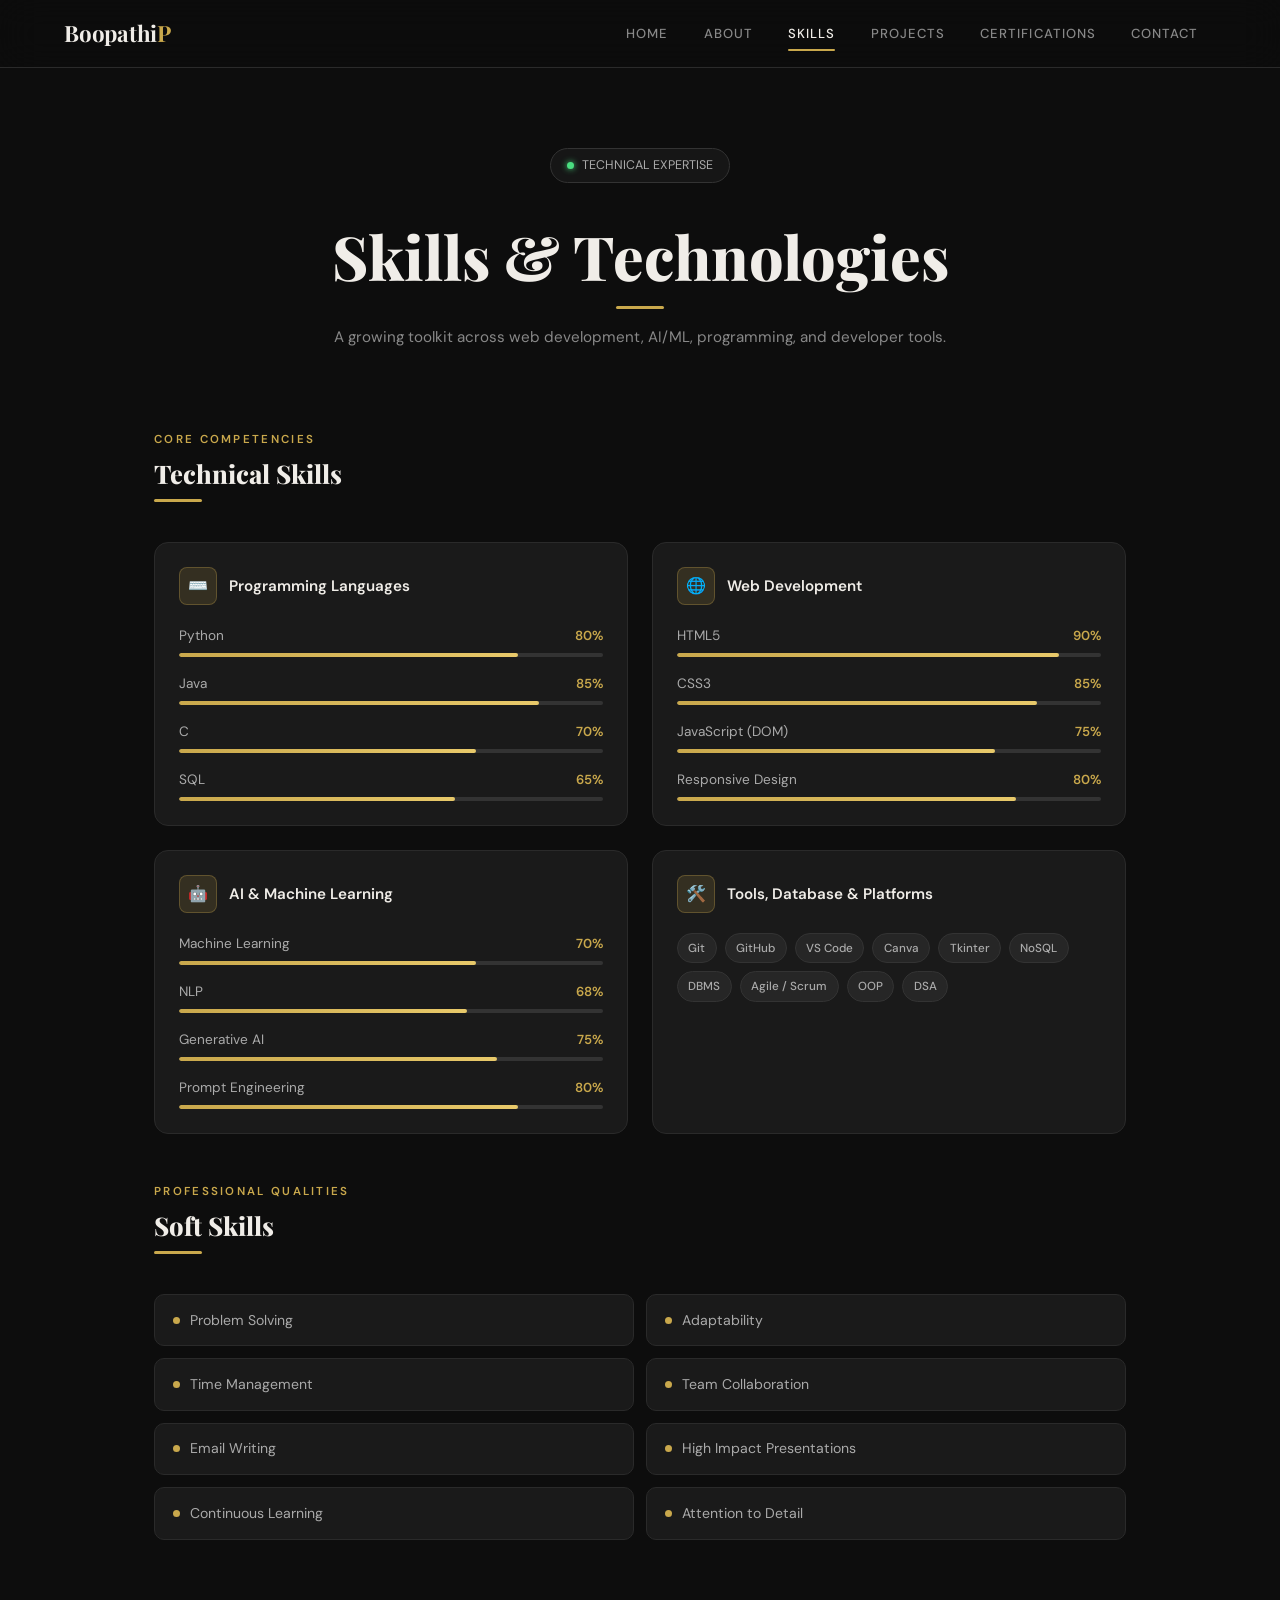
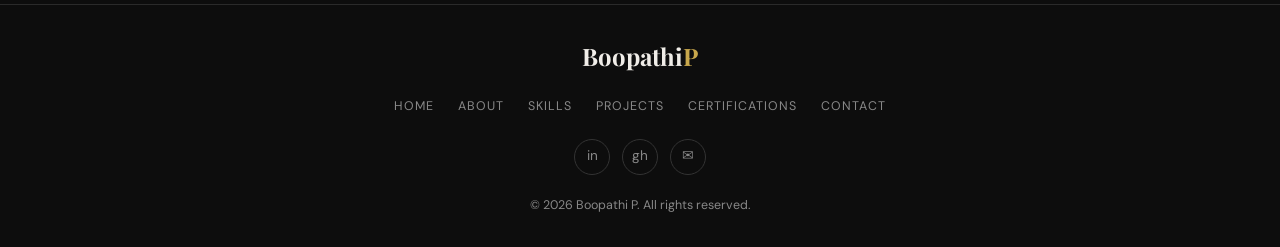
<file: skills.html>
<!DOCTYPE html>
<html lang="en">
<head>
  <meta charset="UTF-8"/>
  <meta name="viewport" content="width=device-width, initial-scale=1.0"/>
  <title>Skills — Boopathi P</title>
  <link rel="stylesheet" href="style.css"/>
  <style>
    .skills-hero {
      padding: 5rem 5vw 3rem;
      text-align: center;
    }
    .skills-hero .avail-badge { margin-bottom: 1.5rem; }
    .skills-hero .section-title { font-size: clamp(2.2rem, 5vw, 3.8rem); }
    .skills-hero .about-sub { color: var(--muted); margin-top: 0.75rem; font-size: 0.95rem; }

    .skills-section {
      padding: 2rem 5vw 4rem;
      max-width: 1100px; margin: auto;
    }

    /* Core competencies grid */
    .competency-grid {
      display: grid;
      grid-template-columns: 1fr 1fr;
      gap: 1.5rem; margin-bottom: 3rem;
    }
    .comp-card {
      background: var(--card);
      border: 1px solid var(--border);
      border-radius: 14px; padding: 1.5rem;
      transition: border-color 0.25s;
    }
    .comp-card:hover { border-color: var(--gold-border); }
    .comp-header {
      display: flex; align-items: center; gap: 0.75rem;
      margin-bottom: 1.25rem;
    }
    .comp-icon {
      width: 38px; height: 38px;
      background: var(--gold-dim);
      border: 1px solid var(--gold-border);
      border-radius: 8px;
      display: flex; align-items: center; justify-content: center;
      font-size: 1rem;
    }
    .comp-title { font-size: 0.95rem; font-weight: 600; }

    /* Progress bars */
    .skill-row { margin-bottom: 1rem; }
    .skill-row:last-child { margin-bottom: 0; }
    .skill-info {
      display: flex; justify-content: space-between;
      margin-bottom: 0.35rem;
    }
    .skill-name { font-size: 0.85rem; color: var(--muted2); }
    .skill-pct { font-size: 0.82rem; color: var(--gold); font-weight: 600; }
    .bar-bg {
      height: 4px; background: var(--border2);
      border-radius: 100px; overflow: hidden;
    }
    .bar-fill {
      height: 100%; border-radius: 100px;
      background: linear-gradient(90deg, var(--gold), var(--gold2));
      width: 0;
      transition: width 1.2s cubic-bezier(0.4,0,0.2,1);
    }

    /* Tools card (tag-based, no progress bar) */
    .tools-tags { display: flex; flex-wrap: wrap; gap: 0.5rem; }

    /* Soft skills */
    .soft-section { margin-top: 1rem; }
    .soft-grid {
      display: grid; grid-template-columns: 1fr 1fr;
      gap: 0.75rem; margin-top: 1.5rem;
    }
    .soft-item {
      background: var(--card);
      border: 1px solid var(--border);
      border-radius: 10px; padding: 0.85rem 1.1rem;
      display: flex; align-items: center; gap: 0.65rem;
      font-size: 0.88rem; color: var(--muted2);
      transition: border-color 0.2s, color 0.2s;
    }
    .soft-item:hover { border-color: var(--gold-border); color: var(--text); }
    .soft-dot {
      width: 7px; height: 7px; border-radius: 50%;
      background: var(--gold); flex-shrink: 0;
    }

    @media (max-width: 768px) {
      .competency-grid { grid-template-columns: 1fr; }
      .soft-grid { grid-template-columns: 1fr; }
    }
  </style>
</head>
<body>
<nav>
  <a class="nav-logo" href="index.html">Boopathi<span>P</span></a>
  <ul class="nav-links">
    <li><a href="index.html">Home</a></li>
    <li><a href="about.html">About</a></li>
    <li><a href="skills.html" class="active">Skills</a></li>
    <li><a href="projects.html">Projects</a></li>
    <li><a href="certifications.html">Certifications</a></li>
    <li><a href="contact.html">Contact</a></li>
  </ul>
</nav>

<div class="page">
  <div class="skills-hero fade-up d1">
    <span class="avail-badge"><span class="avail-dot"></span>TECHNICAL EXPERTISE</span>
    <h1 class="section-title" style="margin-top:1rem;">Skills &amp; Technologies</h1>
    <div class="underline" style="margin:1rem auto;"></div>
    <p class="about-sub">A growing toolkit across web development, AI/ML, programming, and developer tools.</p>
  </div>

  <div class="skills-section">
    <span class="label">Core Competencies</span>
    <h2 class="section-title" style="font-size:1.6rem; margin-bottom:0.4rem;">Technical Skills</h2>
    <div class="underline"></div>

    <div class="competency-grid">

      <!-- Programming Languages -->
      <div class="comp-card fade-up d2">
        <div class="comp-header">
          <div class="comp-icon">⌨️</div>
          <div class="comp-title">Programming Languages</div>
        </div>
        <div class="skill-row">
          <div class="skill-info"><span class="skill-name">Python</span><span class="skill-pct">80%</span></div>
          <div class="bar-bg"><div class="bar-fill" data-w="80"></div></div>
        </div>
        <div class="skill-row">
          <div class="skill-info"><span class="skill-name">Java</span><span class="skill-pct">85%</span></div>
          <div class="bar-bg"><div class="bar-fill" data-w="85"></div></div>
        </div>
        <div class="skill-row">
          <div class="skill-info"><span class="skill-name">C</span><span class="skill-pct">70%</span></div>
          <div class="bar-bg"><div class="bar-fill" data-w="70"></div></div>
        </div>
        <div class="skill-row">
          <div class="skill-info"><span class="skill-name">SQL</span><span class="skill-pct">65%</span></div>
          <div class="bar-bg"><div class="bar-fill" data-w="65"></div></div>
        </div>
      </div>

      <!-- Web Development -->
      <div class="comp-card fade-up d3">
        <div class="comp-header">
          <div class="comp-icon">🌐</div>
          <div class="comp-title">Web Development</div>
        </div>
        <div class="skill-row">
          <div class="skill-info"><span class="skill-name">HTML5</span><span class="skill-pct">90%</span></div>
          <div class="bar-bg"><div class="bar-fill" data-w="90"></div></div>
        </div>
        <div class="skill-row">
          <div class="skill-info"><span class="skill-name">CSS3</span><span class="skill-pct">85%</span></div>
          <div class="bar-bg"><div class="bar-fill" data-w="85"></div></div>
        </div>
        <div class="skill-row">
          <div class="skill-info"><span class="skill-name">JavaScript (DOM)</span><span class="skill-pct">75%</span></div>
          <div class="bar-bg"><div class="bar-fill" data-w="75"></div></div>
        </div>
        <div class="skill-row">
          <div class="skill-info"><span class="skill-name">Responsive Design</span><span class="skill-pct">80%</span></div>
          <div class="bar-bg"><div class="bar-fill" data-w="80"></div></div>
        </div>
      </div>

      <!-- AI / ML -->
      <div class="comp-card fade-up d4">
        <div class="comp-header">
          <div class="comp-icon">🤖</div>
          <div class="comp-title">AI &amp; Machine Learning</div>
        </div>
        <div class="skill-row">
          <div class="skill-info"><span class="skill-name">Machine Learning</span><span class="skill-pct">70%</span></div>
          <div class="bar-bg"><div class="bar-fill" data-w="70"></div></div>
        </div>
        <div class="skill-row">
          <div class="skill-info"><span class="skill-name">NLP</span><span class="skill-pct">68%</span></div>
          <div class="bar-bg"><div class="bar-fill" data-w="68"></div></div>
        </div>
        <div class="skill-row">
          <div class="skill-info"><span class="skill-name">Generative AI</span><span class="skill-pct">75%</span></div>
          <div class="bar-bg"><div class="bar-fill" data-w="75"></div></div>
        </div>
        <div class="skill-row">
          <div class="skill-info"><span class="skill-name">Prompt Engineering</span><span class="skill-pct">80%</span></div>
          <div class="bar-bg"><div class="bar-fill" data-w="80"></div></div>
        </div>
      </div>

      <!-- Tools & Platforms -->
      <div class="comp-card fade-up d5">
        <div class="comp-header">
          <div class="comp-icon">🛠️</div>
          <div class="comp-title">Tools, Database &amp; Platforms</div>
        </div>
        <div class="tools-tags">
          <span class="tag">Git</span>
          <span class="tag">GitHub</span>
          <span class="tag">VS Code</span>
          <span class="tag">Canva</span>
          <span class="tag">Tkinter</span>
          <span class="tag">NoSQL</span>
          <span class="tag">DBMS</span>
          <span class="tag">Agile / Scrum</span>
          <span class="tag">OOP</span>
          <span class="tag">DSA</span>
        </div>
      </div>

    </div>

    <!-- Soft Skills -->
    <div class="soft-section fade-up d5">
      <span class="label">Professional Qualities</span>
      <h2 class="section-title" style="font-size:1.6rem; margin-bottom:0.4rem;">Soft Skills</h2>
      <div class="underline"></div>
      <div class="soft-grid">
        <div class="soft-item"><span class="soft-dot"></span>Problem Solving</div>
        <div class="soft-item"><span class="soft-dot"></span>Adaptability</div>
        <div class="soft-item"><span class="soft-dot"></span>Time Management</div>
        <div class="soft-item"><span class="soft-dot"></span>Team Collaboration</div>
        <div class="soft-item"><span class="soft-dot"></span>Email Writing</div>
        <div class="soft-item"><span class="soft-dot"></span>High Impact Presentations</div>
        <div class="soft-item"><span class="soft-dot"></span>Continuous Learning</div>
        <div class="soft-item"><span class="soft-dot"></span>Attention to Detail</div>
      </div>
    </div>
  </div>

  <footer>
    <span class="footer-logo">Boopathi<span>P</span></span>
    <ul class="footer-nav">
      <li><a href="index.html">Home</a></li>
      <li><a href="about.html">About</a></li>
      <li><a href="skills.html">Skills</a></li>
      <li><a href="projects.html">Projects</a></li>
      <li><a href="certifications.html">Certifications</a></li>
      <li><a href="contact.html">Contact</a></li>
    </ul>
    <div class="footer-socials">
      <a class="social-btn" href="https://www.linkedin.com/in/boopathi-boopathi-141b3132b" target="_blank">in</a>
      <a class="social-btn" href="https://github.com/boopathi-7546" target="_blank">gh</a>
      <a class="social-btn" href="mailto:bb4969344@gmail.com">✉</a>
    </div>
    <p class="footer-copy">© 2026 Boopathi P. All rights reserved.</p>
  </footer>
</div>

<script>
  // Animate progress bars on load
  window.addEventListener('load', () => {
    document.querySelectorAll('.bar-fill').forEach(bar => {
      const w = bar.getAttribute('data-w');
      setTimeout(() => { bar.style.width = w + '%'; }, 300);
    });
  });
</script>
</body>
</html>
</file>
<file: style.css>
@import url('https://fonts.googleapis.com/css2?family=Playfair+Display:wght@400;600;700;800&family=DM+Sans:wght@300;400;500;600&display=swap');

:root {
  --bg: #0d0d0d;
  --surface: #131313;
  --card: #1a1a1a;
  --card2: #1f1f1f;
  --border: #2a2a2a;
  --border2: #333;
  --gold: #c9a84c;
  --gold2: #e8c96a;
  --gold-dim: rgba(201,168,76,0.15);
  --gold-border: rgba(201,168,76,0.3);
  --text: #f0ede8;
  --muted: #888;
  --muted2: #aaa;
  --nav-h: 68px;
}

*, *::before, *::after { margin: 0; padding: 0; box-sizing: border-box; }
html { scroll-behavior: smooth; }

body {
  background: var(--bg);
  color: var(--text);
  font-family: 'DM Sans', sans-serif;
  line-height: 1.65;
  min-height: 100vh;
}

/* ── NAV ── */
nav {
  position: fixed; top: 0; left: 0; right: 0; z-index: 999;
  height: var(--nav-h);
  background: rgba(13,13,13,0.92);
  backdrop-filter: blur(20px);
  border-bottom: 1px solid var(--border);
  display: flex; align-items: center;
  justify-content: space-between;
  padding: 0 5vw;
}
.nav-logo {
  font-family: 'Playfair Display', serif;
  font-size: 1.4rem; font-weight: 700;
  color: var(--text); text-decoration: none;
  letter-spacing: -0.01em;
}
.nav-logo span { color: var(--gold); }
.nav-links { display: flex; gap: 0; list-style: none; }
.nav-links a {
  color: var(--muted); text-decoration: none;
  font-size: 0.82rem; font-weight: 500;
  letter-spacing: 0.08em; text-transform: uppercase;
  padding: 0.5rem 1.1rem;
  border-radius: 4px;
  transition: color 0.2s;
  position: relative;
}
.nav-links a:hover,
.nav-links a.active { color: var(--text); }
.nav-links a.active::after {
  content: '';
  position: absolute; bottom: -1px; left: 1.1rem; right: 1.1rem;
  height: 2px; background: var(--gold);
  border-radius: 2px;
}

/* ── PAGE WRAPPER ── */
.page {
  padding-top: var(--nav-h);
  min-height: 100vh;
}

/* ── SECTION LABELS ── */
.label {
  font-size: 0.72rem; font-weight: 600;
  letter-spacing: 0.2em; text-transform: uppercase;
  color: var(--gold); margin-bottom: 0.6rem;
  display: block;
}
.section-title {
  font-family: 'Playfair Display', serif;
  font-size: clamp(2rem, 4vw, 3rem);
  font-weight: 800; line-height: 1.1;
  color: var(--text);
  margin-bottom: 0.4rem;
}
.underline {
  width: 48px; height: 3px;
  background: var(--gold);
  border-radius: 2px;
  margin-top: 0.75rem;
  margin-bottom: 2.5rem;
}

/* ── BUTTONS ── */
.btn {
  display: inline-flex; align-items: center; gap: 0.5rem;
  padding: 0.75rem 1.8rem;
  border-radius: 4px; font-weight: 600;
  font-size: 0.88rem; text-decoration: none;
  letter-spacing: 0.04em;
  transition: all 0.25s; cursor: pointer; border: none;
  font-family: 'DM Sans', sans-serif;
}
.btn-gold {
  background: var(--gold); color: #0d0d0d;
}
.btn-gold:hover { background: var(--gold2); transform: translateY(-2px); }
.btn-outline {
  background: transparent;
  border: 1.5px solid var(--border2);
  color: var(--text);
}
.btn-outline:hover { border-color: var(--gold); color: var(--gold); }

/* ── CARDS ── */
.card {
  background: var(--card);
  border: 1px solid var(--border);
  border-radius: 12px;
  padding: 1.5rem;
  transition: border-color 0.25s, transform 0.25s;
}
.card:hover { border-color: var(--gold-border); }

/* ── TAGS ── */
.tag {
  display: inline-block;
  background: rgba(255,255,255,0.05);
  border: 1px solid var(--border2);
  color: var(--muted2);
  font-size: 0.73rem; font-weight: 500;
  padding: 0.28rem 0.65rem;
  border-radius: 100px;
}
.tag-gold {
  background: var(--gold-dim);
  border-color: var(--gold-border);
  color: var(--gold);
}

/* ── FOOTER ── */
footer {
  text-align: center;
  padding: 2rem 5vw;
  border-top: 1px solid var(--border);
}
.footer-logo {
  font-family: 'Playfair Display', serif;
  font-size: 1.5rem; font-weight: 700;
  color: var(--text); margin-bottom: 1rem;
  display: block;
}
.footer-logo span { color: var(--gold); }
.footer-nav {
  display: flex; justify-content: center;
  gap: 1.5rem; list-style: none;
  margin-bottom: 1.25rem; flex-wrap: wrap;
}
.footer-nav a {
  color: var(--muted); text-decoration: none;
  font-size: 0.78rem; letter-spacing: 0.08em;
  text-transform: uppercase;
  transition: color 0.2s;
}
.footer-nav a:hover { color: var(--gold); }
.footer-socials {
  display: flex; justify-content: center; gap: 0.75rem;
  margin-bottom: 1.25rem;
}
.social-btn {
  width: 36px; height: 36px;
  border-radius: 50%;
  border: 1px solid var(--border2);
  display: flex; align-items: center; justify-content: center;
  color: var(--muted); text-decoration: none;
  font-size: 0.85rem;
  transition: all 0.2s;
}
.social-btn:hover { border-color: var(--gold); color: var(--gold); }
.footer-copy { color: var(--muted); font-size: 0.78rem; }

/* ── AVAILABILITY BADGE ── */
.avail-badge {
  display: inline-flex; align-items: center; gap: 0.5rem;
  background: rgba(255,255,255,0.04);
  border: 1px solid var(--border2);
  border-radius: 100px;
  padding: 0.4rem 1rem;
  font-size: 0.78rem; color: var(--muted2);
}
.avail-dot {
  width: 7px; height: 7px; border-radius: 50%;
  background: #4ade80;
  box-shadow: 0 0 6px #4ade80;
  animation: pulse 2s infinite;
}
@keyframes pulse {
  0%,100% { opacity:1; } 50% { opacity:0.4; }
}

/* ── ANIMATIONS ── */
@keyframes fadeUp {
  from { opacity:0; transform:translateY(28px); }
  to   { opacity:1; transform:translateY(0); }
}
.fade-up { animation: fadeUp 0.6s ease both; }
.d1 { animation-delay:0.1s; }
.d2 { animation-delay:0.2s; }
.d3 { animation-delay:0.3s; }
.d4 { animation-delay:0.4s; }
.d5 { animation-delay:0.5s; }
.d6 { animation-delay:0.6s; }

/* ── RESPONSIVE ── */
@media (max-width: 768px) {
  .nav-links { display: none; }
  .section-title { font-size: 1.8rem; }
}
</file>
